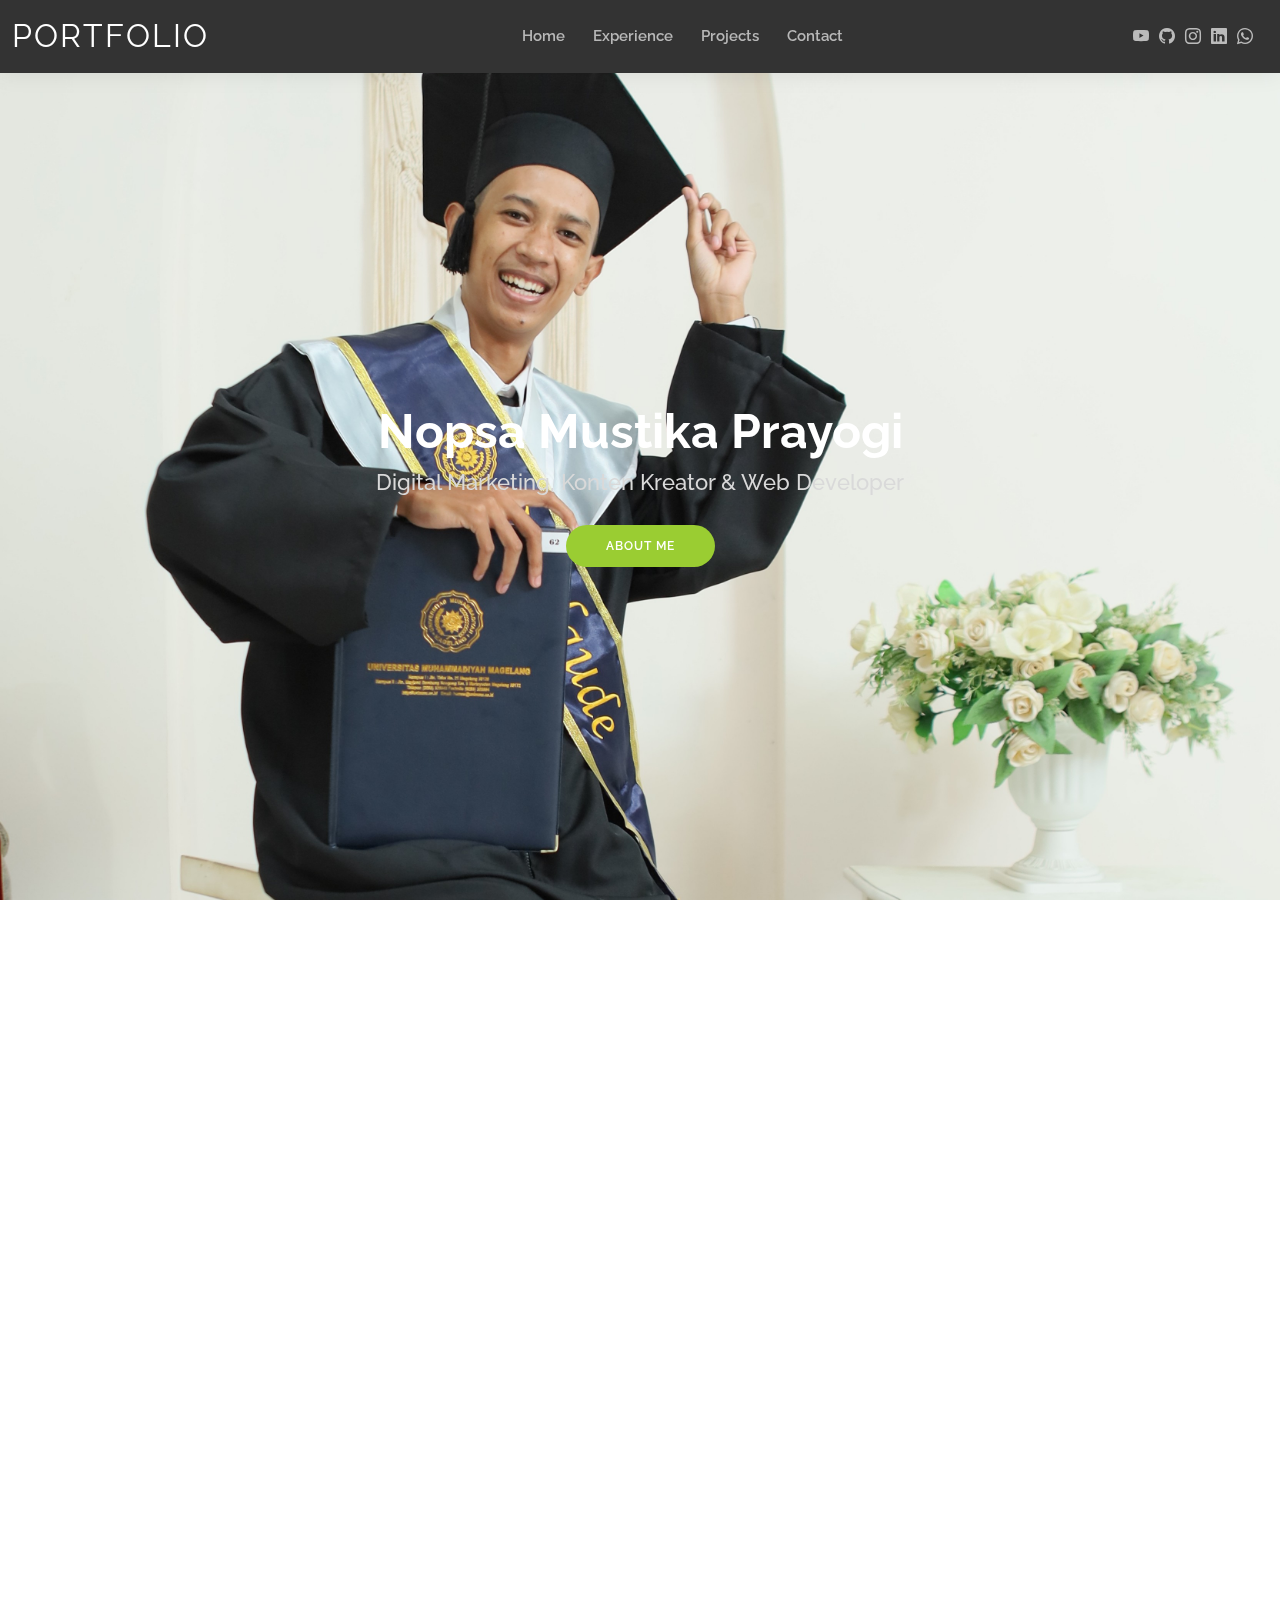
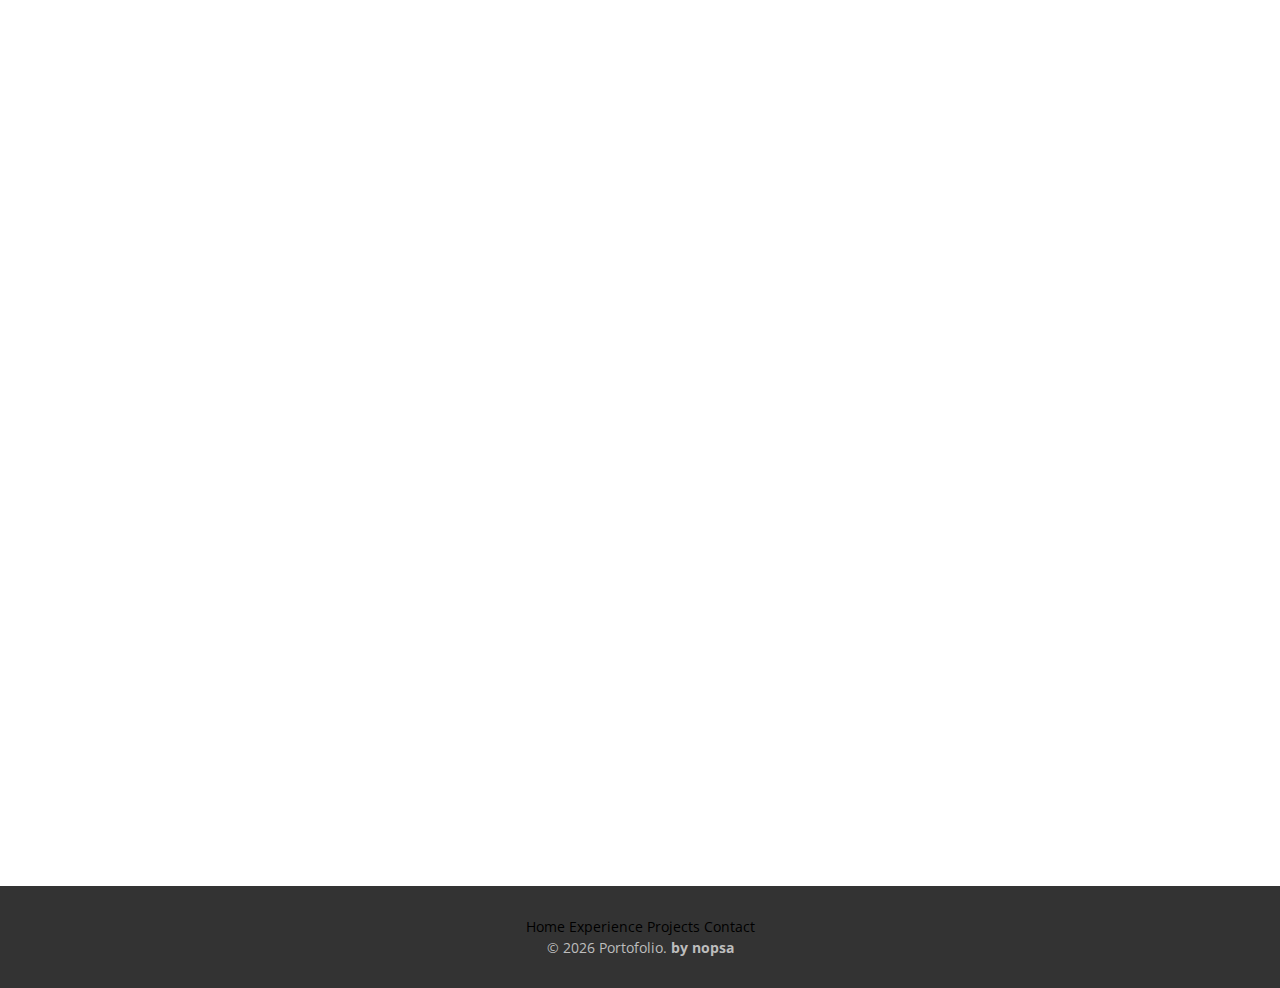
<file: index.html>
<!DOCTYPE html>
<html lang="en">

<head>
  <meta charset="utf-8">
  <meta content="width=device-width, initial-scale=1.0" name="viewport">
  <title>Portfolio Nopsa Mustika Prayogi</title>

  <!-- Icon -->
  <link href="assets/img/icon.png" rel="icon">
  <link href="assets/img/icon.png" rel="apple-touch-icon">

  <!-- Google Fonts -->
  <link href="https://fonts.googleapis.com/css?family=Open+Sans:300,300i,400,400i,600,600i,700,700i|Raleway:300,300i,400,400i,500,500i,600,600i,700,700i|Poppins:300,300i,400,400i,500,500i,600,600i,700,700i" rel="stylesheet">

  <!-- Vendor CSS Files -->
  <link href="assets/vendor/aos/aos.css" rel="stylesheet">
  <link href="assets/vendor/bootstrap/css/bootstrap.min.css" rel="stylesheet">
  <link href="assets/vendor/bootstrap-icons/bootstrap-icons.css" rel="stylesheet">
  <link href="assets/vendor/boxicons/css/boxicons.min.css" rel="stylesheet">
  <link href="assets/vendor/glightbox/css/glightbox.min.css" rel="stylesheet">
  <link href="assets/vendor/swiper/swiper-bundle.min.css" rel="stylesheet">
  <link href="assets/css/style.css" rel="stylesheet">

</head>

<body>

  <!-- ======= Header ======= -->
  <header id="header" class="fixed-top">
    <div class="container-fluid d-flex justify-content-between align-items-center">

      <h1 class="logo me-auto me-lg-0"><a href="index.html">Portfolio</a></h1>

      <!-- <a href="index.html" class="logo"><img src="assets/img/logo.png" alt="" class="img-fluid"></a>-->

      <nav id="navbar" class="navbar order-last order-lg-0">
        <ul>
          <li><a href="index.html">Home</a></li>
          <li><a href="resume.html">Experience</a></li>
          <li><a href="project.html">Projects</a></li>
          <li><a href="contact.html">Contact</a></li>
        </ul>
        <i class="bi bi-list mobile-nav-toggle"></i>
      </nav>

      <div class="header-social-links">
        <a href="channel_yt.html" class="bi bi-youtube"></></a>
        <a href="https://github.com/nopsamustika" class="bi bi-github"></i></a>
        <a href="instagram.html" class="bi bi-instagram"></i></a>
        <a href="https://www.linkedin.com/in/nopsa-mustika-prayogi-80b2112a4/" class="bi bi-linkedin"></i></i></a>
        <a href="https://wa.me/0895375704586?text=I'm%20Hallo%20Nopsa%20Mustika%20Prayogi%20Saya%20Mendapatkan%20Nomor%20Anda%20Dari%20Website" class="bi bi-whatsapp"></i></i></a>
      </div>

    </div>

  </header><!-- End Header -->

  <!-- ======= Hero Section ======= -->
  <section id="hero" class="d-flex align-items-center">
    <div class="container d-flex flex-column align-items-center" data-aos="zoom-in" data-aos-delay="100">
      <h1>Nopsa Mustika Prayogi</h1>
      <h2>Digital Marketing, Konten Kreator & Web Developer</h2>
      <a href="https://nopsamustika.blogspot.com/" class="btn-about">About Me</a>
    </div>
  </section><!-- End Hero -->

  <main id="main">

    <!-- ======= About Section ======= -->
    <section id="about" class="about">
      <div class="container" data-aos="fade-up">

       

        <div class="row">
          <div class="col-lg-4">
            <img src="assets/img/Pas Foto.jpeg" class="img-fluid" alt="">
          </div>
          <div class="col-lg-8 pt-4 pt-lg-0 content">
            
            <h3>NOPSA MUSTIKA PRAYOGI</h3>
            <p class="fst-italic">
              "Jika diammu bijak, maka diamlah. Tapi jika diammu diinjak, maka bertindaklah!"
            </p>
            <div class="row">
              <div class="col-lg-6">
                <ul>
                  <li><i class="bi bi-rounded-right"></i> <strong>Nama:</strong> Nopsa Mustika Prayogi</li>
                  <li><i class="bi bi-rounded-right"></i> <strong>Tanggal Lahir:</strong> 17 November 2001</li>
                  <li><i class="bi bi-rounded-right"></i> <strong>Nomor:</strong> +6289 53757 04586</li>
                  <li><i class="bi bi-rounded-right"></i> <strong>Alamat:</strong> Jawa Tengah, Purworejo</li>
                </ul>
              </div>
              <div class="col-lg-6">
                <ul>
                  <li><i class="bi bi-rounded-right"></i> <strong>Umur:</strong> 24</li>
                  <li><i class="bi bi-rounded-right"></i> <strong>Negara:</strong> Indonesia</li>
                  <li><i class="bi bi-rounded-right"></i> <strong>Email:</strong> nopsamustika4@gmail.com</li>
                  <li><i class="bi bi-rounded-right"></i> <strong>Freelance:</strong> Tersedia</li>
                </ul>
              </div>
            </div>
          </div>
        </div>
        <div class="section-title">
          <h2>Tentang Saya</h2>
          <p style="text-align: justify;">
            Halo! Saya Nopsa Mustika Prayogi, seorang konten kreator, desainer UI/UX, data analyst, dan web developer yang berpengalaman di berbagai platform digital. 
            Saya menguasai pembuatan desain UI/UX untuk aplikasi mobile maupun web dengan fokus pada tampilan yang minimalis, modern, dan fungsional, 
            serta terampil dalam editing foto dan video. Dalam pengembangan web, saya mampu membangun website menggunakan HTML, CSS, JavaScript, PHP, 
            serta framework CodeIgniter (MVC), sekaligus memahami struktur sistem dan basis data. Selain itu, saya memiliki ketertarikan pada analisis data, 
            termasuk pengolahan dan penyajian data menggunakan Spreadsheet (Excel/Google Sheets) dan dasar SQL untuk menghasilkan informasi yang akurat sebagai pendukung pengambilan keputusan. 
            Setiap karya yang saya buat selalu menggabungkan estetika visual, fungsi sistem, dan pemanfaatan data secara optimal, dan saya terbuka untuk kolaborasi serta peluang kerja baru.
          </p>
        </div>
      </div>
    </section>
    <!-- End About Section -->

    <!-- ======= Testimonials Section ======= -->
    <section id="testimonials" class="testimonials">
      <div class="container" data-aos="fade-up">

        <div class="section-title">
          <h2>Sertifikat</h2>
          <p>Berikut adalah sertifikat yang saya miliki :</p>
        </div>

        <div class="testimonials-slider swiper" data-aos="fade-up" data-aos-delay="100">
          <div class="swiper-wrapper">

             <!-- Sertifikat 1 -->
            <div class="swiper-slide">
              <div class="testimonial-item">
                <img src="assets/img/sertifikat/Sertifikat Magang.jpeg" class="testimonial-img" alt="">
                <h3>Sertifikat</h3>
                <h4>Magang</h4>
                <p style="text-align: justify;">
                  <i class="bx bxs-quote-alt-left quote-icon-left"></i>
                  Melaksanakan kegiatan magang pada Bagian Umum Sekretariat Daerah Kabupaten Magelang 
                  terhitung sejak 12 September 2024 sampai dengan 18 November 2024, 
                  dengan tugas meliputi pelayanan publik, pengelolaan disposisi surat, 
                  pelayanan penomoran surat atas nama Bupati dan Sekretariat Daerah, pengarsipan surat, 
                  serta pengembangan aplikasi SIAP (Sistem Informasi Aplikasi Penomoran), 
                  dan memperoleh predikat “Sangat Baik.”
                  <i class="bx bxs-quote-alt-right quote-icon-right"></i>
                </p>
              </div>
            </div><!-- End testimonial item -->

            <!-- Sertifikat 2 -->
            <div class="swiper-slide">
              <div class="testimonial-item">
                <img src="assets/img/sertifikat/Gamelab.jpeg" class="testimonial-img" alt="">
                <h3>Sertifikat</h3>
                <h4>Kelulusan</h4>
                <p style="text-align: justify;">
                  <i class="bx bxs-quote-alt-left quote-icon-left"></i>
                  Melaksanakan kegiatan program peningkatan kompetensi dalam bidang pengembangan web 
                  melalui kelas “HTML, CSS, dan JavaScript” yang diselenggarakan oleh Gamelab Indonesia. 
                  Selama mengikuti program ini, berhasil menyelesaikan seluruh materi dan tugas yang diberikan 
                  dengan perolehan nilai 80, serta dinyatakan lulus dengan hasil yang memuaskan.
                  <i class="bx bxs-quote-alt-right quote-icon-right"></i>
                </p>
              </div>
            </div><!-- End testimonial item -->

            <!-- Sertifikat 3 -->
            <div class="swiper-slide">
              <div class="testimonial-item">
                <img src="assets/img/sertifikat/sertifikat digital.png" class="testimonial-img" alt="">
                <h3>Sertifikat</h3>
                <h4>Sebagai Peserta</h4>
                <p style="text-align: justify;">
                  <i class="bx bxs-quote-alt-left quote-icon-left"></i>
                  Melaksanakan kegiatan program pelatihan online dengan tema 
                  “Berinteraksi Secara Efektif dengan Pelanggan Melalui Konten Marketing” 
                  pada tanggal 2 September 2021, dengan durasi pelatihan selama 1 jam, 
                  yang diselenggarakan oleh Gapura Digital.
                  <i class="bx bxs-quote-alt-right quote-icon-right"></i>
                </p>
              </div>
            </div><!-- End testimonial item -->

            <!-- Sertifikat 4 -->
            <div class="swiper-slide">
              <div class="testimonial-item">
                <img src="assets/img/sertifikat/Ecentrum.jpeg" class="testimonial-img" alt="">
                <h3>Sertifikat</h3>
                <h4>Sebagai Peserta</h4>
                <p style="text-align: justify;">
                  <i class="bx bxs-quote-alt-left quote-icon-left"></i>
                  Melaksanakan kegiatan program pelatihan dalam bidang Junior Web Developer yang diselenggarakan oleh Ecentrum 
                  pada tanggal 29 Agustus 2025. Pada program ini, saya mengikuti rangkaian materi serta praktik 
                  yang berfokus pada pengembangan dasar aplikasi web, dengan tujuan meningkatkan kompetensi dan pemahaman saya 
                  dalam dunia pemrograman. Pelatihan ini menjadi salah satu langkah penting dalam memperkuat kemampuan teknis dan 
                  kesiapan saya di bidang pengembangan web.
                  <i class="bx bxs-quote-alt-right quote-icon-right"></i>
                </p>
              </div>
            </div><!-- End testimonial item -->

            <!-- Sertifikat 5 -->
            <div class="swiper-slide">
              <div class="testimonial-item">
                <img src="assets/img/sertifikat/CCNAv7.jpeg" class="testimonial-img" alt="">
                <h3>Sertifikat</h3>
                <h4>Sebagai Peserta</h4>
                <p style="text-align: justify;">
                  <i class="bx bxs-quote-alt-left quote-icon-left"></i>
                  Telah menyelesaikan pelatihan CCNAv7: Introduction to Networks melalui program Cisco Networking Academy. 
                  Pelatihan ini berfokus pada pengenalan konsep dasar jaringan komputer, termasuk prinsip kerja jaringan, 
                  perangkat jaringan, konfigurasi dasar, serta pemahaman mengenai infrastruktur dan protokol 
                  yang digunakan dalam komunikasi data. Sertifikat ini saya peroleh pada tanggal 06 Februari 2023 
                  sebagai bukti kompetensi dan pemahaman saya dalam bidang jaringan komputer tingkat dasar.
                  <i class="bx bxs-quote-alt-right quote-icon-right"></i>
                </p>
              </div>
            </div><!-- End testimonial item -->

            <!-- Sertifikat 6 -->
            <div class="swiper-slide">
              <div class="testimonial-item">
                <img src="assets/img/sertifikat/Sertifikat Flutter.jpeg" class="testimonial-img" alt="">
                <h3>Sertifikat</h3>
                <h4>Sebagai Peserta</h4>
                <p style="text-align: justify;">
                  <i class="bx bxs-quote-alt-left quote-icon-left"></i>
                  One Day with Flutter: Introduction to Dart Programming yang diselenggarakan oleh Edspert.id 
                  sebagai bentuk partisipasi dalam kegiatan webinar pengenalan dasar pengembangan aplikasi menggunakan bahasa pemrograman Dart dan framework Flutter. 
                  Pelatihan yang dilaksanakan pada 21 Maret 2023 ini memberikan pemahaman mengenai konsep dasar Flutter, struktur penulisan kode Dart, 
                  serta penerapannya dalam membangun antarmuka aplikasi secara efisien. Sertifikat ini dikeluarkan pada 27 Maret 2023 
                  sebagai bukti bahwa saya telah mengikuti kegiatan tersebut dan memahami materi pengantar pengembangan aplikasi berbasis Flutter.
                  <i class="bx bxs-quote-alt-right quote-icon-right"></i>
                </p>
              </div>
            </div><!-- End testimonial item -->

            <!-- Sertifikat 7 -->
            <div class="swiper-slide">
              <div class="testimonial-item">
                <img src="assets/img/sertifikat/Certificate Of Attendance.jpeg" class="testimonial-img" alt="">
                <h3>Sertifikat</h3>
                <h4>Sebagai Peserta</h4>
                <p>
                  <i class="bx bxs-quote-alt-left quote-icon-left"></i>
                  Program First Look Certified Cybersecurity Technician yang diselenggarakan oleh EC-Council bekerja sama dengan PT Synnex Metrodata Indonesia 
                  sebagai langkah awal dalam memahami dasar-dasar keamanan siber. Pelatihan ini memberikan wawasan mengenai konsep fundamental cybersecurity, 
                  pengenalan ancaman digital, serta teknik dasar perlindungan sistem yang relevan untuk memulai karier di bidang keamanan informasi. 
                  Kegiatan ini dilaksanakan pada 12 Juni 2024, dan sertifikat diberikan sebagai bukti bahwa saya telah berpartisipasi 
                  serta memahami materi pengantar terkait peran teknisi cybersecurity.
                  <i class="bx bxs-quote-alt-right quote-icon-right"></i>
                </p>
              </div>
            </div><!-- End testimonial item -->

            <!-- Sertifikat 8 -->
                        <div class="swiper-slide">
              <div class="testimonial-item">
                <img src="assets/img/sertifikat/xcode.jpeg" class="testimonial-img" alt="">
                <h3>Sertifikat</h3>
                <h4>Sebagai Peserta</h4>
                <p>
                  <i class="bx bxs-quote-alt-left quote-icon-left"></i>
                  Dalam menyelesaikan Seminar 'From Zero to Multi-Cloud HA Cluster: Bangun Private Cloud Canggih & Tangguh' 
                  yang diselenggarakan oleh XCODE pada tanggal 30 Agustus 2025 di Yogyakarta. Materi yang saya kuasai dalam seminar ini 
                  meliputi implementasi LXD, Ceph, OVN, HAProxy (dengan konfigurasi Round Robin, Health Check, Failover), Multi Reverse Proxy, 
                  dan konfigurasi DNS Failover dengan Cloudflare.
                  <i class="bx bxs-quote-alt-right quote-icon-right"></i>
                </p>
              </div>
            </div><!-- End testimonial item -->

            <!-- Sertifikat 9 -->
                        <div class="swiper-slide">
              <div class="testimonial-item">
                <img src="assets/img/sertifikat/Partisipasi.jpeg" class="testimonial-img" alt="">
                <h3>Sertifikat</h3>
                <h4>Sebagai Peserta</h4>
                <p>
                  <i class="bx bxs-quote-alt-left quote-icon-left"></i>
                  Pada acara 3rd Borobudur International Symposium (BIS) 2021 
                  yang diselenggarakan oleh Universitas Muhammadiyah Magelang. Simposium ini mengangkat tema utama: 
                  'Decade of Action towards Environmental Issues: Advancing the Innovation to Recover our Planet', 
                  dan dilaksanakan pada tanggal 15 Desember 2021 di Magelang.
                  <i class="bx bxs-quote-alt-right quote-icon-right"></i>
                  <i class="bx bxs-quote-alt-right quote-icon-right"></i>
                </p>
              </div>
            </div>
            <!-- End testimonial item -->

             <!-- Sertifikat 10 -->
                        <div class="swiper-slide">
              <div class="testimonial-item">
                <img src="assets/img/sertifikat/Sertifikat Kuliah Umum.jpeg" class="testimonial-img" alt="">
                <h3>Sertifikat</h3>
                <h4>Sebagai Peserta</h4>
                <p>
                  <i class="bx bxs-quote-alt-left quote-icon-left"></i>
                  Melaksankan kegiatan Kuliah Umum 'Blockchain, BigData, AI for New Era of Technology' 
                  yang diselenggarakan oleh Fakultas Teknik Universitas Muhammadiyah Magelang. 
                  Acara ini memberikan wawasan mengenai teknologi terkini (Blockchain, Big Data, dan Kecerdasan Buatan/AI) 
                  dan peranannya di era teknologi baru, yang dilaksanakan pada tanggal 9 Juni 2022.
                  <i class="bx bxs-quote-alt-right quote-icon-right"></i>
                  <i class="bx bxs-quote-alt-right quote-icon-right"></i>
                </p>
              </div>
            </div>
            <!-- End testimonial item -->

             <!-- Sertifikat 11 -->
                        <div class="swiper-slide">
              <div class="testimonial-item">
                <img src="assets/img/sertifikat/Sertifikat Peserta.jpeg" class="testimonial-img" alt="">
                <h3>Sertifikat</h3>
                <h4>Sebagai Peserta</h4>
                <p>
                  <i class="bx bxs-quote-alt-left quote-icon-left"></i>
                  Seminar Nasional Fakultas Teknik dengan tema 'IMPLEMENTASI KEMAJUAN TEKNOLOGI INDUSTRI 4.0'. 
                  Seminar ini diselenggarakan oleh ORMAWA Fakultas Teknik Universitas Muhammadiyah Magelang 
                  pada tanggal 09 Juni 2024, memberikan wawasan tentang penerapan teknologi canggih dalam konteks Revolusi Industri 4.0.
                  <i class="bx bxs-quote-alt-right quote-icon-right"></i>
                  <i class="bx bxs-quote-alt-right quote-icon-right"></i>
                </p>
              </div>
            </div>
            <!-- End testimonial item -->

            <!-- Sertifikat 12 -->
                        <div class="swiper-slide">
              <div class="testimonial-item">
                <img src="assets/img/sertifikat/Penghargaan.jpeg" class="testimonial-img" alt="">
                <h3>Sertifikat</h3>
                <h4>Penghargaan</h4>
                <p>
                  <i class="bx bxs-quote-alt-left quote-icon-left"></i>
                  Telah menyelesaikan jenjang Strata Satu pada Program Studi Teknik Informatika 
                  Fakultas Teknik Universitas Muhammdiyah Magelang dengan predikat "CUMLAUDE".
                  <i class="bx bxs-quote-alt-right quote-icon-right"></i>
                  <i class="bx bxs-quote-alt-right quote-icon-right"></i>
                </p>
              </div>
            </div>
            <!-- End testimonial item -->

          </div>
          <div class="swiper-pagination"></div>
        </div>

      </div>
    </section><!-- End Testimonials Section -->

  </main><!-- End #main -->

  <main id="main">

    <!-- ======= Services Section ======= -->
    <section id="services" class="services">
      <div class="container" data-aos="fade-up">

        <div class="section-title">
          <h2>Skill</h2>
          <p>Saya memiliki beberapa keahlian di beberapa bidang, antara lain sebagai berikut:</p>
        </div>

        <div class="row">
          <div class="col-lg-4 col-md-6 d-flex align-items-stretch" data-aos="zoom-in" data-aos-delay="100">
            <div class="icon-box iconbox-blue">
              <div class="icon">
                <svg width="100" height="100" viewBox="0 0 600 600" xmlns="http://www.w3.org/2000/svg">
                  <path stroke="none" stroke-width="0" fill="#f5f5f5" d="M300,521.0016835830174C376.1290562159157,517.8887921683347,466.0731472004068,529.7835943286574,510.70327084640275,468.03025145048787C554.3714126377745,407.6079735673963,508.03601936045806,328.9844924480964,491.2728898941984,256.3432110539036C474.5976632858925,184.082847569629,479.9380746630129,96.60480741107993,416.23090153303,58.64404602377083C348.86323505073057,18.502131276798302,261.93793281208167,40.57373210992963,193.5410806939664,78.93577620505333C130.42746243093433,114.334589627462,98.30271207620316,179.96522072025542,76.75703585869454,249.04625023123273C51.97151888228291,328.5150500222984,13.704378332031375,421.85034740162234,66.52175969318436,486.19268352777647C119.04800174914682,550.1803526380478,217.28368757567262,524.383925680826,300,521.0016835830174"></path>
                </svg>
                <i class="bx bx-devices"></i>
              </div>
              <h4><a href="">UI/UX mobile dan Web</a></h4>
              <p>Memiliki kemampuan dalam merancang antarmuka (UI) dan pengalaman pengguna (UX) 
                untuk aplikasi mobile maupun website. Terampil membuat desain yang modern, minimalis, 
                mudah digunakan, serta berfokus pada kenyamanan dan kebutuhan pengguna. 
                Setiap desain yang dibuat mengutamakan konsistensi visual, alur interaksi yang jelas, 
                dan fungsionalitas yang efektif.</p>
            </div>
          </div>

          <div class="col-lg-4 col-md-6 d-flex align-items-stretch mt-4 mt-md-0" data-aos="zoom-in" data-aos-delay="200">
            <div class="icon-box iconbox-orange ">
              <div class="icon">
                <svg width="100" height="100" viewBox="0 0 600 600" xmlns="http://www.w3.org/2000/svg">
                  <path stroke="none" stroke-width="0" fill="#f5f5f5" d="M300,582.0697525312426C382.5290701553225,586.8405444964366,449.9789794690241,525.3245884688669,502.5850820975895,461.55621195738473C556.606425686781,396.0723002908107,615.8543463187945,314.28637112970534,586.6730223649479,234.56875336149918C558.9533121215079,158.8439757836574,454.9685369536778,164.00468322053177,381.49747125262974,130.76875717737553C312.15926192815925,99.40240125094834,248.97055460311594,18.661163978235184,179.8680185752513,50.54337015887873C110.5421016452524,82.52863877960104,119.82277516462835,180.83849132639028,109.12597500060166,256.43424936330496C100.08760227029461,320.3096726198365,92.17705696193138,384.0621239912766,124.79988738764834,439.7174275375508C164.83382741302287,508.01625554203684,220.96474134820875,577.5009287672846,300,582.0697525312426"></path>
                </svg>
                <i class="bx bx-pencil"></i>
              </div>
              <h4><a href="">Editing</a></h4>
              <p>Memiliki kemampuan untuk mengolah dan memperbaiki foto, video, dan fotografi, 
                menggunakan perangkat lunak editing, seperti PixelLab, Picsart, Capcut, Background Eraser, 
                Kinemaster, Canva, agar sesuai dengan tujuan dan standar kualitas yang diinginkan.</p>
            </div>
          </div>

          <div class="col-lg-4 col-md-6 d-flex align-items-stretch mt-4 mt-lg-0" data-aos="zoom-in" data-aos-delay="300">
            <div class="icon-box iconbox-pink">
              <div class="icon">
                <svg width="100" height="100" viewBox="0 0 600 600" xmlns="http://www.w3.org/2000/svg">
                  <path stroke="none" stroke-width="0" fill="#f5f5f5" d="M300,541.5067337569781C382.14930387511276,545.0595476570109,479.8736841581634,548.3450877840088,526.4010558755058,480.5488172755941C571.5218469581645,414.80211281144784,517.5187510058486,332.0715597781072,496.52539010469104,255.14436215662573C477.37192572678356,184.95920475031193,473.57363656557914,105.61284051026155,413.0603344069578,65.22779650032875C343.27470386102294,18.654635553484475,251.2091493199835,5.337323636656869,175.0934190732945,40.62881213300186C97.87086631185822,76.43348514350839,51.98124368387456,156.15599469081315,36.44837278890362,239.84606092416172C21.716077023791087,319.22268207091537,43.775223500013084,401.1760424656574,96.891909868211,461.97329694683043C147.22146801428983,519.5804099606455,223.5754009179313,538.201503339737,300,541.5067337569781"></path>
                </svg>
                <i class="bx bx-desktop"></i>
              </div>
              <h4><a href="">Komputer</a></h4>
              <p>Menguasai penggunaan Microsoft Office, termasuk Word untuk pengolahan dokumen, 
                Excel untuk pengelolaan data dan perhitungan, serta PowerPoint untuk pembuatan presentasi yang informatif 
                dan menarik. Mampu menggunakan fitur-fitur utama secara efektif untuk mendukung kebutuhan administrasi, analisis, maupun pembuatan materi visual.</p>
            </div>
          </div>

          <div class="col-lg-4 col-md-6 d-flex align-items-stretch mt-4" data-aos="zoom-in" data-aos-delay="100">
            <div class="icon-box iconbox-yellow">
              <div class="icon">
                <svg width="100" height="100" viewBox="0 0 600 600" xmlns="http://www.w3.org/2000/svg">
                  <path stroke="none" stroke-width="0" fill="#f5f5f5" d="M300,503.46388370962813C374.79870501325706,506.71871716319447,464.8034551963731,527.1746412648533,510.4981551193396,467.86667711651364C555.9287308511215,408.9015244558933,512.6030010748507,327.5744911775523,490.211057578863,256.5855673507754C471.097692560561,195.9906835881958,447.69079081568157,138.11976852964426,395.19560036434837,102.3242989838813C329.3053358748298,57.3949838291264,248.02791733380457,8.279543830951368,175.87071277845988,42.242879143198664C103.41431057327972,76.34704239035025,93.79494320519305,170.9812938413882,81.28167332365135,250.07896920659033C70.17666984294237,320.27484674793965,64.84698225790005,396.69656628748305,111.28512138212992,450.4950937839243C156.20124167950087,502.5303643271138,231.32542653798444,500.4755392045468,300,503.46388370962813"></path>
                </svg>
                <i class="bx bx-layer"></i>
              </div>
              <h4><a href="">Manajemen Proyek</a></h4>
              <p>Memiliki kemampuan dalam merencanakan, mengorganisasi, dan mengelola proyek secara efektif. 
                Terampil mengatur alur kerja, menetapkan prioritas, berkoordinasi dengan tim, serta memastikan setiap tugas selesai tepat waktu. 
                Mampu menjaga komunikasi yang jelas, memonitor perkembangan proyek, dan menyelesaikan pekerjaan sesuai target yang telah ditetapkan.</p>
            </div>
          </div>

          <div class="col-lg-4 col-md-6 d-flex align-items-stretch mt-4" data-aos="zoom-in" data-aos-delay="200">
            <div class="icon-box iconbox-red">
              <div class="icon">
                <svg width="100" height="100" viewBox="0 0 600 600" xmlns="http://www.w3.org/2000/svg">
                  <path stroke="none" stroke-width="0" fill="#f5f5f5" d="M300,532.3542879108572C369.38199826031484,532.3153073249985,429.10787420159085,491.63046689027357,474.5244479745417,439.17860296908856C522.8885846962883,383.3225815378663,569.1668002868075,314.3205725914397,550.7432151929288,242.7694973846089C532.6665558377875,172.5657663291529,456.2379748765914,142.6223662098291,390.3689995646985,112.34683881706744C326.66090330228417,83.06452184765237,258.84405631176094,53.51806209861945,193.32584062364296,78.48882559362697C121.61183558270385,105.82097193414197,62.805066853699245,167.19869350419734,48.57481801355237,242.6138429142374C34.843463184063346,315.3850353017275,76.69343916112496,383.4422959591041,125.22947124332185,439.3748458443577C170.7312796277747,491.8107796887764,230.57421082200815,532.3932930995766,300,532.3542879108572"></path>
                </svg>
                <i class="bx bx-trending-up"></i>
              </div>
              <h4><a href="">Digital Marketing</a></h4>
              <p>Memiliki kemampuan dalam merancang dan menjalankan strategi pemasaran digital 
                untuk meningkatkan visibilitas dan engagement brand. Terampil dalam pembuatan konten, pengelolaan media sosial, 
                optimasi algoritma, serta analisis performa kampanye. Mampu memahami kebutuhan audiens, 
                membuat materi promosi yang relevan, dan memaksimalkan jangkauan melalui pendekatan kreatif dan berbasis data.</p>
            </div>
          </div>

          <div class="col-lg-4 col-md-6 d-flex align-items-stretch mt-4" data-aos="zoom-in" data-aos-delay="300">
            <div class="icon-box iconbox-teal">
              <div class="icon">
                <svg width="100" height="100" viewBox="0 0 600 600" xmlns="http://www.w3.org/2000/svg">
                  <path stroke="none" stroke-width="0" fill="#f5f5f5" d="M300,566.797414625762C385.7384707136149,576.1784315230908,478.7894351017131,552.8928747891023,531.9192734346935,484.94944893311C584.6109503024035,417.5663521118492,582.489472248146,322.67544863468447,553.9536738515405,242.03673114598146C529.1557734026468,171.96086150256528,465.24506316201064,127.66468636344209,395.9583748389544,100.7403814666027C334.2173773831606,76.7482773500951,269.4350130405921,84.62216499799875,207.1952322260088,107.2889140133804C132.92018162631612,134.33871894543012,41.79353780512637,160.00259165414826,22.644507872594943,236.69541883565114C3.319112789854554,314.0945973066697,72.72355303640163,379.243833228382,124.04198916343866,440.3218312028393C172.9286146004772,498.5055451809895,224.45579914871206,558.5317968840102,300,566.797414625762"></path>
                </svg>
                <i class="bx bx-video"></i>
              </div>
              <h4><a href="">Konten kreator</a></h4>
              <p>Memiliki kemampuan dalam membuat dan mengembangkan konten kreatif untuk berbagai platform media sosial. 
                Terampil menghasilkan foto, video, dan materi visual yang menarik serta relevan dengan kebutuhan audiens. 
                Mampu merancang konsep, melakukan proses produksi dan editing, serta mengoptimalkan konten agar lebih efektif 
                dalam meningkatkan engagement dan membangun citra brand.</p>
            </div>
          </div>

        </div>

      </div>
    </section><!-- End Services Section -->

  </main><!-- End #main -->

  <!-- ======= Footer ======= -->
   <footer id="footer">
    <div class="container">
        <div class="menu">
            <a href="index.html">Home</a>
            <a href="resume.html">Experience</a>
            <a href="project.html">Projects</a>
            <a href="contact.html">Contact</a>
        </div>
        <div class="copyright"> 
            &copy; <script> document.write(new Date().getFullYear()); </script>
            Portofolio.
            <strong><span>by nopsa</span></strong>
        </div>
    </div>
</footer>

  <div class="preload-bg">
    <img src="assets/loading.gif" alt="Loading">
  </div>

  <!-- Vendor JS Files -->
  <script src="assets/vendor/purecounter/purecounter_vanilla.js"></script>
  <script src="assets/vendor/aos/aos.js"></script>
  <script src="assets/vendor/bootstrap/js/bootstrap.bundle.min.js"></script>
  <script src="assets/vendor/glightbox/js/glightbox.min.js"></script>
  <script src="assets/vendor/isotope-layout/isotope.pkgd.min.js"></script>
  <script src="assets/vendor/swiper/swiper-bundle.min.js"></script>
  <script src="assets/vendor/waypoints/noframework.waypoints.js"></script>
  <script src="assets/vendor/php-email-form/validate.js"></script>
  <script src="assets/js/main.js"></script>

</body>

</html>
</file>
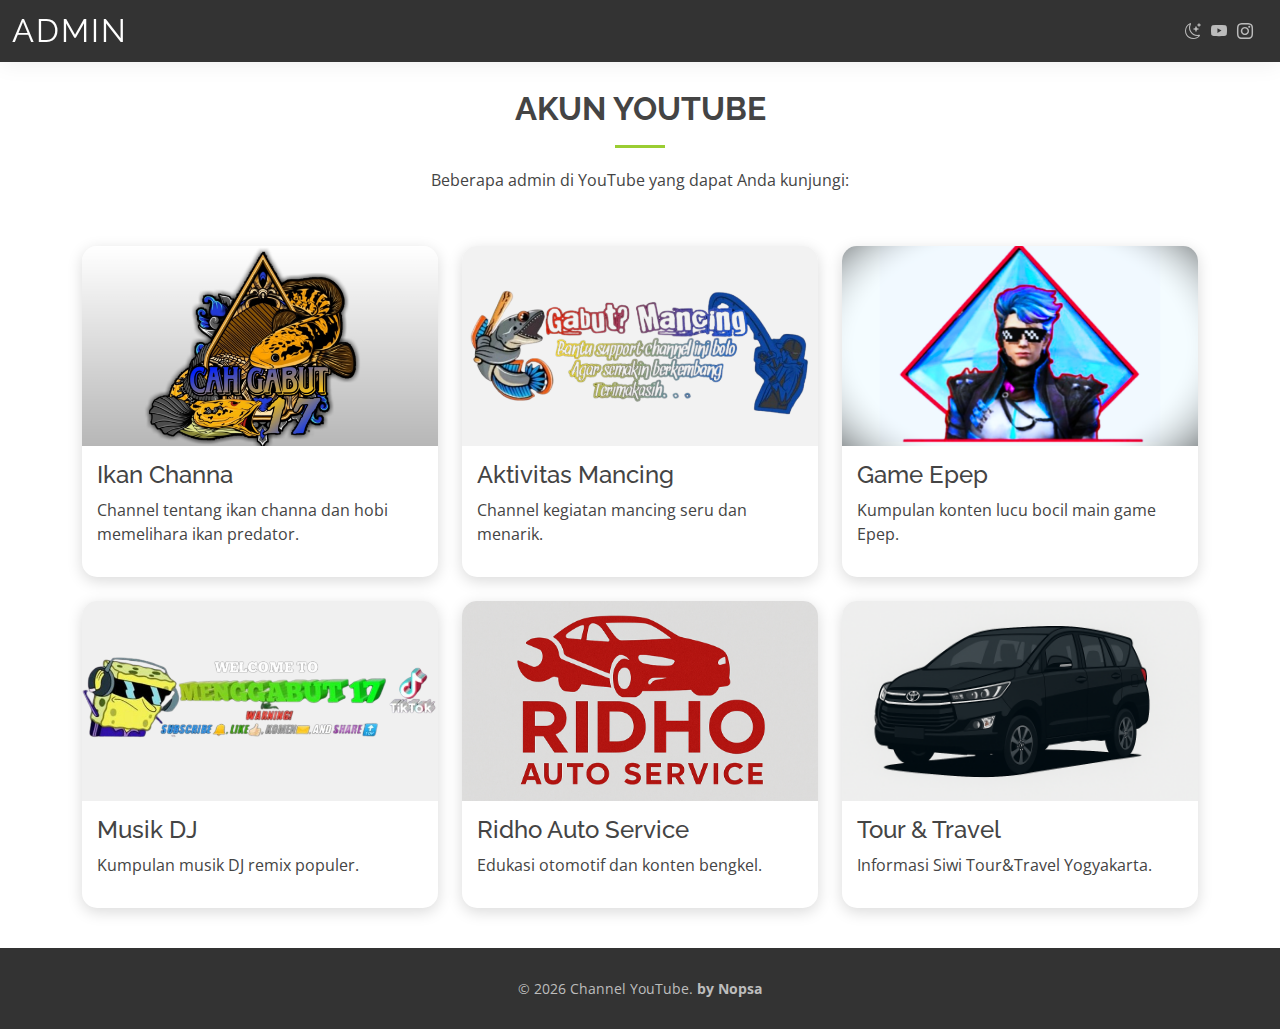
<file: channel_yt.html>
<!DOCTYPE html>
<html lang="en">

<head>
  <meta charset="utf-8">
  <meta content="width=device-width, initial-scale=1.0" name="viewport">
  <title>YouTube Channels - Nopsa</title>

  <!-- Icon -->
  <link href="assets/img/icon.png" rel="icon">
  <link href="assets/img/icon.png" rel="apple-touch-icon">

  <!-- Google Fonts -->
  <link href="https://fonts.googleapis.com/css?family=Open+Sans:300,400,600,700|Raleway:300,400,500,600,700|Poppins:300,400,500,600,700" rel="stylesheet">

  <!-- Vendor CSS -->
  <link href="assets/vendor/aos/aos.css" rel="stylesheet">
  <link href="assets/vendor/bootstrap/css/bootstrap.min.css" rel="stylesheet">
  <link href="assets/vendor/bootstrap-icons/bootstrap-icons.css" rel="stylesheet">

  <!-- Main CSS -->
  <link href="assets/css/style.css" rel="stylesheet">

  <!-- CUSTOM DARK MODE + CARD MODERN -->
  <style>
.channel-card {
  background: var(--card-bg);
  border-radius: 15px;
  overflow: hidden;
  box-shadow: 0 4px 15px rgba(0,0,0,0.15);
  transition: transform .3s ease, box-shadow .3s ease;
}

.channel-card:hover {
  transform: translateY(-6px);
  box-shadow: 0 8px 25px rgba(0,0,0,0.25);
}

.channel-card img {
  width: 100%;
  height: 200px;
  object-fit: cover;
}

.channel-info {
  padding: 15px;
}

:root {
  --card-bg: #ffffff;
  --text-color: #222;
}

.dark-mode {
  --card-bg: #1f1f1f;
  --text-color: #f5f5f5;
  background: #121212 !important;
  color: #f5f5f5 !important;
}

.dark-mode .channel-card {
  box-shadow: 0 4px 15px rgba(255,255,255,0.1);
}
</style>


</head>

<body>

  <!-- ======= Header ======= -->
  <header id="header" class="fixed-top">
    <div class="container-fluid d-flex justify-content-between align-items-center">

      <h1 class="logo me-auto me-lg-0"><a href="channel_yt.html">Admin</a></h1>

      <nav id="navbar" class="navbar order-last order-lg-0">
        <ul></ul>
        <i class="bi bi-list mobile-nav-toggle"></i>
      </nav>

      <div class="header-social-links">
        <a class="dark-toggle" onclick="toggleDarkMode()"> <i class="bi bi-moon-stars"></i></a>
        <a href="channel_yt.html" class="bi bi-youtube"></a>
        <a href="instagram.html" class="bi bi-instagram"></a>
      </div>

    </div>
  </header>
  <!-- End Header -->

  <main id="main">
  <div class="container mt-4">
    <div class="row g-4">

<p></p>
        <div class="section-title">
          <h2>Akun Youtube</h2>
          <p>Beberapa admin di YouTube yang dapat Anda kunjungi:</p>
        </div>

    <!-- CARD 1 -->
    <div class="col-lg-4 col-md-6">
      <div class="channel-card">
        <a href="https://www.youtube.com/@CAHGABUT17" target="_blank">
          <img src="assets/img/channel_yt/channa.jpeg" alt="Ikan Channa">
        </a>
        <div class="channel-info">
          <h4>Ikan Channa</h4>
          <p>Channel tentang ikan channa dan hobi memelihara ikan predator.</p>
        </div>
      </div>
    </div>

    <!-- CARD 2 -->
    <div class="col-lg-4 col-md-6">
      <div class="channel-card">
        <a href="https://www.youtube.com/@gabut_mancing." target="_blank">
          <img src="assets/img/channel_yt/mancing.png" alt="Aktivitas Mancing">
        </a>
        <div class="channel-info">
          <h4>Aktivitas Mancing</h4>
          <p>Channel kegiatan mancing seru dan menarik.</p>
        </div>
      </div>
    </div>

    <!-- CARD 3 -->
    <div class="col-lg-4 col-md-6">
      <div class="channel-card">
        <a href="https://www.youtube.com/@mustika_gaming" target="_blank">
          <img src="assets/img/channel_yt/bocil.png" alt="Game Epep">
        </a>
        <div class="channel-info">
          <h4>Game Epep</h4>
          <p>Kumpulan konten lucu bocil main game Epep.</p>
        </div>
      </div>
    </div>

    <!-- CARD 4 -->
    <div class="col-lg-4 col-md-6">
      <div class="channel-card">
        <a href="https://www.youtube.com/@menggabut17" target="_blank">
          <img src="assets/img/channel_yt/dj.png" alt="Musik DJ">
        </a>
        <div class="channel-info">
          <h4>Musik DJ</h4>
          <p>Kumpulan musik DJ remix populer.</p>
        </div>
      </div>
    </div>

    <!-- CARD 5 -->
    <div class="col-lg-4 col-md-6">
      <div class="channel-card">
        <a href="https://www.youtube.com" target="_blank">
          <img src="assets/img/channel_yt/bengkel.png" alt="Ridho Auto Service">
        </a>
        <div class="channel-info">
          <h4>Ridho Auto Service</h4>
          <p>Edukasi otomotif dan konten bengkel.</p>
        </div>
      </div>
    </div>

    <!-- CARD 6 -->
    <div class="col-lg-4 col-md-6">
      <div class="channel-card">
        <a href="https://www.youtube.com" target="_blank">
          <img src="assets/img/channel_yt/rental.png" alt="Rental Mobil">
        </a>
        <div class="channel-info">
          <h4>Tour & Travel</h4>
          <p>Informasi Siwi Tour&Travel Yogyakarta.</p>
        </div>
      </div>
    </div>

    <p></p>
  </div>
</div>


  </main>

  <!-- ======= Footer ======= -->
  <footer id="footer">
    <div class="container">
      <div class="copyright">
        &copy; <script>document.write(new Date().getFullYear());</script> Channel YouTube.
        <strong><span>by Nopsa</span></strong>
      </div>
    </div>
  </footer>

  <!-- Loading Animation -->
    <div class="preload-bg">
      <img src="assets/loading.gif" alt="Loading">
    </div>

  <!-- Scripts -->
  <script src="assets/vendor/aos/aos.js"></script>
  <script src="assets/vendor/bootstrap/js/bootstrap.bundle.min.js"></script>
  <script src="assets/js/main.js"></script>

  <script>
    function toggleDarkMode() {
      document.body.classList.toggle("dark-mode");
    }
  </script>

</body>
</html>
</file>
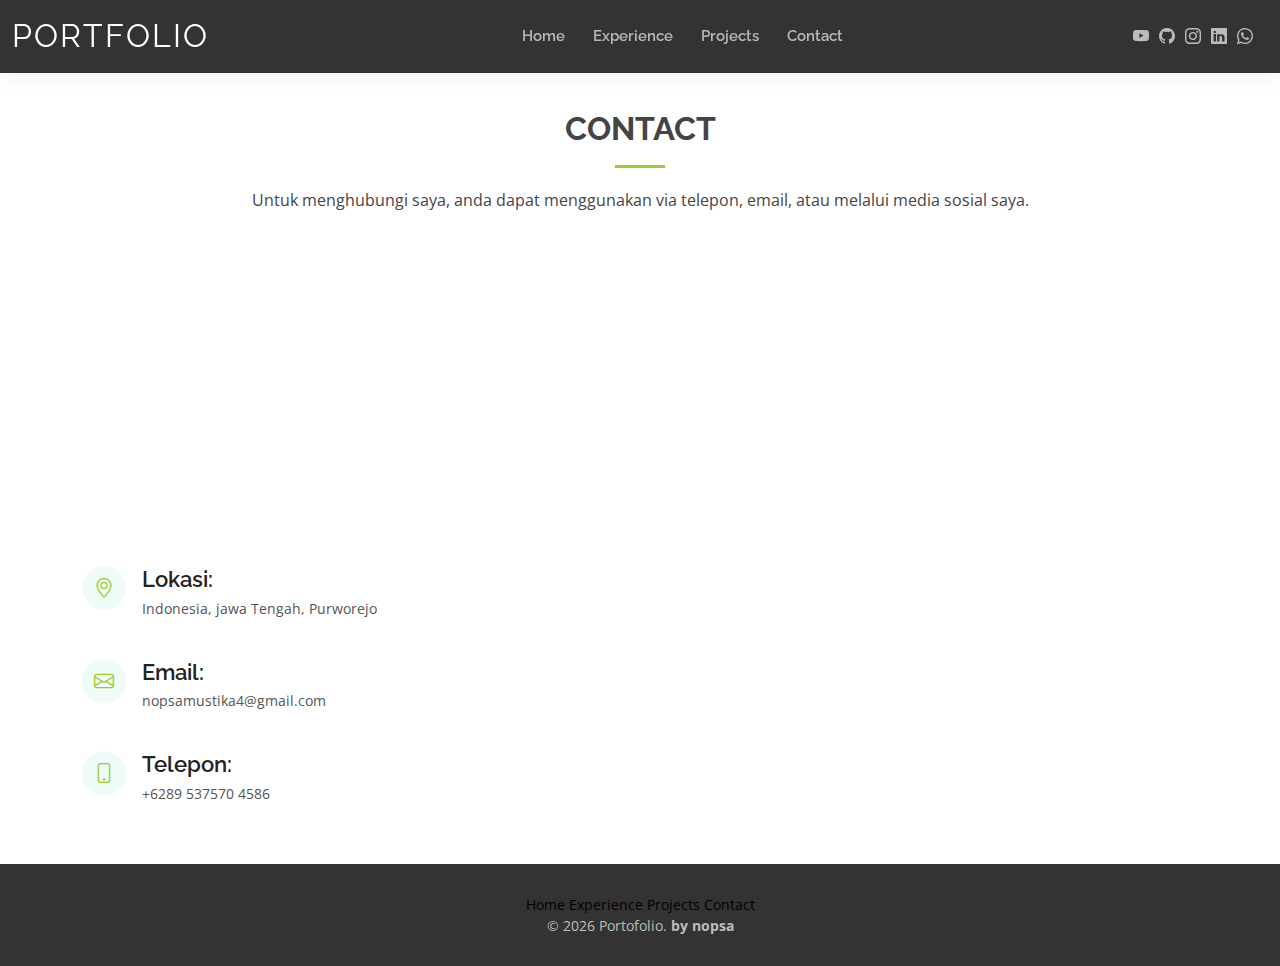
<file: contact.html>
<!DOCTYPE html>
<html lang="en">

<head>
  <meta charset="utf-8">
  <meta content="width=device-width, initial-scale=1.0" name="viewport">
  <title>Contact Nopsa Mustika Prayogi</title>

  <!-- Icon -->
  <link href="assets/img/icon.png" rel="icon">
  <link href="assets/img/icon.png" rel="apple-touch-icon">

  <!-- Google Fonts -->
  <link href="https://fonts.googleapis.com/css?family=Open+Sans:300,300i,400,400i,600,600i,700,700i|Raleway:300,300i,400,400i,500,500i,600,600i,700,700i|Poppins:300,300i,400,400i,500,500i,600,600i,700,700i" rel="stylesheet">

  <!-- Vendor CSS Files -->
  <link href="assets/vendor/aos/aos.css" rel="stylesheet">
  <link href="assets/vendor/bootstrap/css/bootstrap.min.css" rel="stylesheet">
  <link href="assets/vendor/bootstrap-icons/bootstrap-icons.css" rel="stylesheet">
  <link href="assets/vendor/boxicons/css/boxicons.min.css" rel="stylesheet">
  <link href="assets/vendor/glightbox/css/glightbox.min.css" rel="stylesheet">
  <link href="assets/vendor/swiper/swiper-bundle.min.css" rel="stylesheet">
  <link href="assets/css/style.css" rel="stylesheet">

</head>

<body>

  <!-- ======= Header ======= -->
  <header id="header" class="fixed-top">
    <div class="container-fluid d-flex justify-content-between align-items-center">

      <h1 class="logo me-auto me-lg-0"><a href="index.html">Portfolio</a></h1>

      <!-- <a href="index.html" class="logo"><img src="assets/img/logo.png" alt="" class="img-fluid"></a>-->

      <nav id="navbar" class="navbar order-last order-lg-0">
        <ul>
          <li><a href="index.html">Home</a></li>
          <li><a href="resume.html">Experience</a></li>
          <li><a href="project.html">Projects</a></li>
          <li><a href="contact.html">Contact</a></li>
        </ul>
        <i class="bi bi-list mobile-nav-toggle"></i>
      </nav>

      <div class="header-social-links">
        <a href="channel_yt.html" class="bi bi-youtube"></></a>
        <a href="https://github.com/nopsamustika" class="bi bi-github"></i></a>
        <a href="instagram.html" class="bi bi-instagram"></i></a>
        <a href="https://www.linkedin.com/in/nopsa-mustika-prayogi-80b2112a4/" class="bi bi-linkedin"></i></i></a>
        <a href="https://wa.me/0895375704586?text=I'm%20Hallo%20Nopsa%20Mustika%20Prayogi%20Saya%20Mendapatkan%20Nomor%20Anda%20Dari%20Website" class="bi bi-whatsapp"></i></i></a>
      </div>

    </div>

  </header><!-- End Header -->

  <main id="main">

    <!-- ======= Contact Section ======= -->
    <section id="contact" class="contact">
      <div class="container" data-aos="fade-up">

        <div class="section-title">
          <h2>Contact</h2>
          <p>Untuk menghubungi saya, anda dapat menggunakan via telepon, email, atau melalui media sosial saya.</p>
        </div>

        <div>
          <iframe style="border:0; width: 100%; height: 270px;" src="https://maps.google.com/maps?width=100%&amp;height=600&amp;hl=en&amp;coord=7.7147934, 109.9875364&amp;q=Purworejo, Kec. Purworejo, Kabupaten Purworejo, Jawa Tengah+(SoraTemplates)&amp;ie=UTF8&amp;t=&amp;z=14&amp;iwloc=B&amp;output=embed" frameborder="0" allowfullscreen></iframe>
        </div>
        

        <div class="row mt-5">

          <div class="col-lg-4">
            <div class="info">
              <div class="address">
                <i class="bi bi-geo-alt"></i>
                <h4>Lokasi:</h4>
                <p>Indonesia, jawa Tengah, Purworejo</p>
              </div>

              <div class="email">
                <i class="bi bi-envelope"></i>
                <h4>Email:</h4>
                <p>nopsamustika4@gmail.com</p>
              </div>

              <div class="phone">
                <i class="bi bi-phone"></i>
                <h4>Telepon:</h4>
                <p>+6289 537570 4586</p>
              </div>

            </div>

          </div>


        </div>

      </div>
    </section><!-- End Contact Section -->

  </main><!-- End #main -->

   <!-- ======= Footer ======= -->
   <footer id="footer">
    <div class="container">
        <div class="menu">
            <a href="index.html">Home</a>
            <a href="resume.html">Experience</a>
            <a href="project.html">Projects</a>
            <a href="contact.html">Contact</a>
        </div>
        <div class="copyright"> 
            &copy; <script> document.write(new Date().getFullYear()); </script>
            Portofolio.
            <strong><span>by nopsa</span></strong>
        </div>
    </div>
</footer>

  <div class="preload-bg">
    <!-- Your GIF or loading animation goes here -->
    <img src="assets/loading.gif" alt="Loading">
  </div>

  <!-- Vendor JS Files -->
  <script src="assets/vendor/purecounter/purecounter_vanilla.js"></script>
  <script src="assets/vendor/aos/aos.js"></script>
  <script src="assets/vendor/bootstrap/js/bootstrap.bundle.min.js"></script>
  <script src="assets/vendor/glightbox/js/glightbox.min.js"></script>
  <script src="assets/vendor/isotope-layout/isotope.pkgd.min.js"></script>
  <script src="assets/vendor/swiper/swiper-bundle.min.js"></script>
  <script src="assets/vendor/waypoints/noframework.waypoints.js"></script>
  <script src="assets/vendor/php-email-form/validate.js"></script>
  <script src="assets/js/main.js"></script>

</body>

</html>
</file>
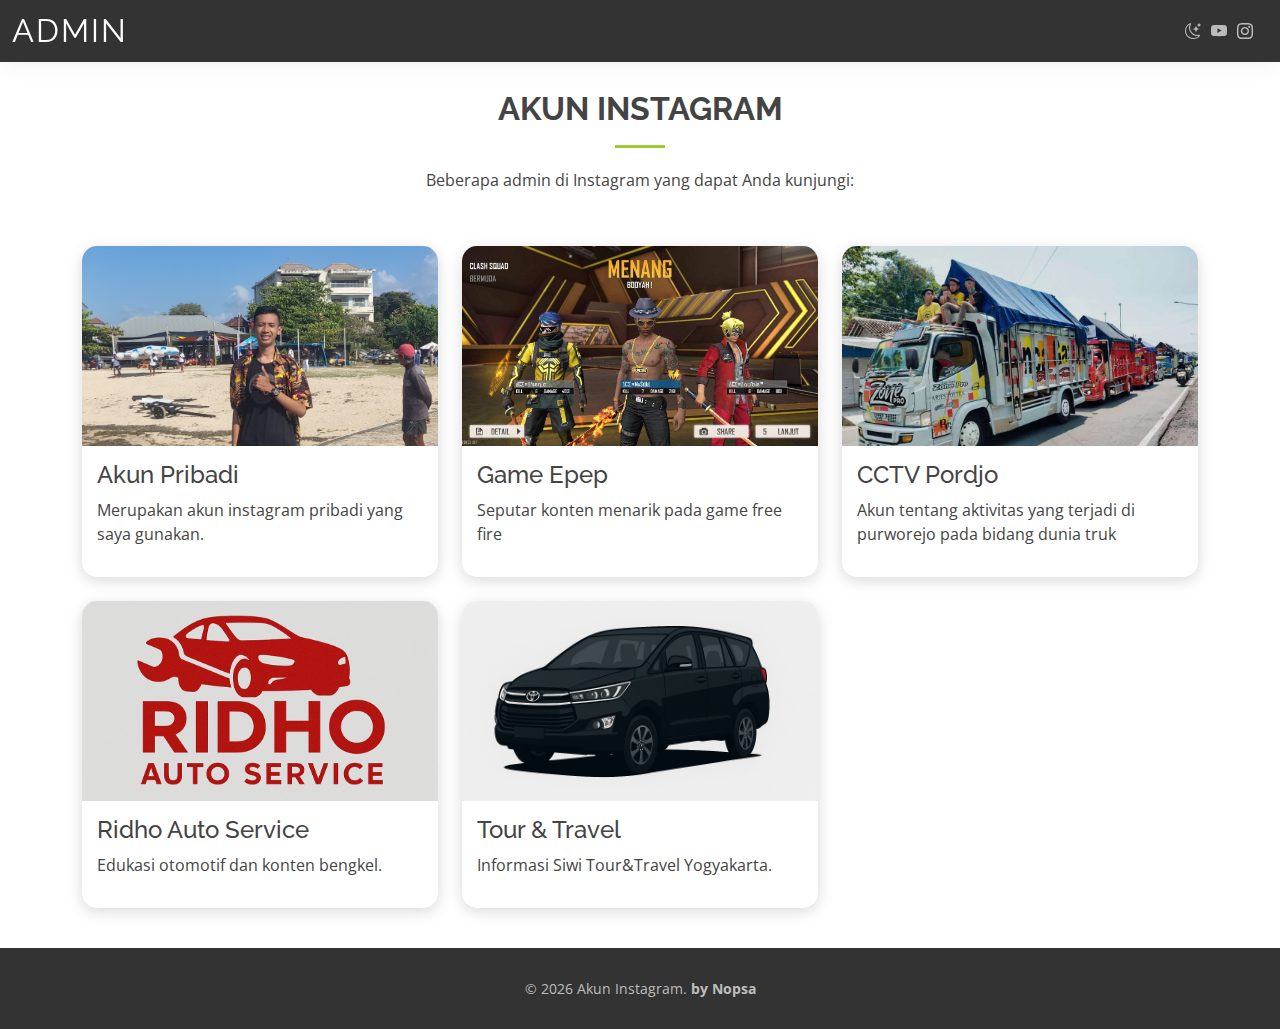
<file: instagram.html>
<!DOCTYPE html>
<html lang="en">

<head>
  <meta charset="utf-8">
  <meta content="width=device-width, initial-scale=1.0" name="viewport">
  <title>YouTube Channels - Nopsa</title>

  <!-- Icon -->
  <link href="assets/img/icon.png" rel="icon">
  <link href="assets/img/icon.png" rel="apple-touch-icon">

  <!-- Google Fonts -->
  <link href="https://fonts.googleapis.com/css?family=Open+Sans:300,400,600,700|Raleway:300,400,500,600,700|Poppins:300,400,500,600,700" rel="stylesheet">

  <!-- Vendor CSS -->
  <link href="assets/vendor/aos/aos.css" rel="stylesheet">
  <link href="assets/vendor/bootstrap/css/bootstrap.min.css" rel="stylesheet">
  <link href="assets/vendor/bootstrap-icons/bootstrap-icons.css" rel="stylesheet">

  <!-- Main CSS -->
  <link href="assets/css/style.css" rel="stylesheet">

  <!-- CUSTOM DARK MODE + CARD MODERN -->
  <style>
.channel-card {
  background: var(--card-bg);
  border-radius: 15px;
  overflow: hidden;
  box-shadow: 0 4px 15px rgba(0,0,0,0.15);
  transition: transform .3s ease, box-shadow .3s ease;
}

.channel-card:hover {
  transform: translateY(-6px);
  box-shadow: 0 8px 25px rgba(0,0,0,0.25);
}

.channel-card img {
  width: 100%;
  height: 200px;
  object-fit: cover;
}

.channel-info {
  padding: 15px;
}

:root {
  --card-bg: #ffffff;
  --text-color: #222;
}

.dark-mode {
  --card-bg: #1f1f1f;
  --text-color: #f5f5f5;
  background: #121212 !important;
  color: #f5f5f5 !important;
}

.dark-mode .channel-card {
  box-shadow: 0 4px 15px rgba(255,255,255,0.1);
}
</style>


</head>

<body>

  <!-- ======= Header ======= -->
  <header id="header" class="fixed-top">
    <div class="container-fluid d-flex justify-content-between align-items-center">

      <h1 class="logo me-auto me-lg-0"><a href="instagram.html">Admin</a></h1>

      <nav id="navbar" class="navbar order-last order-lg-0">
        <ul></ul>
        <i class="bi bi-list mobile-nav-toggle"></i>
      </nav>

      <div class="header-social-links">
        <a class="dark-toggle" onclick="toggleDarkMode()"> <i class="bi bi-moon-stars"></i></a>
        <a href="channel_yt.html" class="bi bi-youtube"></a>
        <a href="instagram.html" class="bi bi-instagram"></a>
      </div>

    </div>
  </header>
  <!-- End Header -->

  <main id="main">
  <div class="container mt-4">
    <div class="row g-4">

<p></p>
        <div class="section-title">
          <h2>Akun Instagram</h2>
          <p>Beberapa admin di Instagram yang dapat Anda kunjungi:</p>
        </div>

    <!-- CARD 1 -->
    <div class="col-lg-4 col-md-6">
      <div class="channel-card">
        <a href="https://www.instagram.com/nopsa_mustika?igsh=bGFpMWptemY2anR2" target="_blank">
          <img src="assets/img/instagram/pribadi.jpg" alt="Ikan Channa">
        </a>
        <div class="channel-info">
          <h4>Akun Pribadi</h4>
          <p>Merupakan akun instagram pribadi yang saya gunakan.</p>
        </div>
      </div>
    </div>

    <!-- CARD 2 -->
    <div class="col-lg-4 col-md-6">
      <div class="channel-card">
        <a href="https://www.instagram.com/mustika_gaming?igsh=eHo2eHN6YXF2ZWdj" target="_blank">
          <img src="assets/img/instagram/bocil.jpeg" alt="Game Epep">
        </a>
        <div class="channel-info">
          <h4>Game Epep</h4>
          <p>Seputar konten menarik pada game free fire </p>
        </div>
      </div>
    </div>

    <!-- CARD 3 -->
    <div class="col-lg-4 col-md-6">
      <div class="channel-card">
        <a href="https://www.instagram.com/cctv_pordjo?igsh=Z2g0NndtdTFobzJ3" target="_blank">
          <img src="assets/img/instagram/truk.jpeg" alt="CCTV Pordjo">
        </a>
        <div class="channel-info">
          <h4>CCTV Pordjo</h4>
          <p>Akun tentang aktivitas yang terjadi di purworejo pada bidang dunia truk</p>
        </div>
      </div>
    </div>

    <!-- CARD 4 -->
    <div class="col-lg-4 col-md-6">
      <div class="channel-card">
        <a href="https://www.instagram.com" target="_blank">
          <img src="assets/img/channel_yt/bengkel.png" alt="Ridho Auto Service">
        </a>
        <div class="channel-info">
          <h4>Ridho Auto Service</h4>
          <p>Edukasi otomotif dan konten bengkel.</p>
        </div>
      </div>
    </div>

    <!-- CARD 5 -->
    <div class="col-lg-4 col-md-6">
      <div class="channel-card">
        <a href="https://www.instagram.com" target="_blank">
          <img src="assets/img/channel_yt/rental.png" alt="Rental Mobil">
        </a>
        <div class="channel-info">
          <h4>Tour & Travel</h4>
          <p>Informasi Siwi Tour&Travel Yogyakarta.</p>
        </div>
      </div>
    </div>

    <p></p>
  </div>
</div>


  </main>

  <!-- ======= Footer ======= -->
  <footer id="footer">
    <div class="container">
      <div class="copyright">
        &copy; <script>document.write(new Date().getFullYear());</script> Akun Instagram.
        <strong><span>by Nopsa</span></strong>
      </div>
    </div>
  </footer>

  <!-- Loading Animation -->
    <div class="preload-bg">
      <img src="assets/loading.gif" alt="Loading">
    </div>

  <!-- Scripts -->
  <script src="assets/vendor/aos/aos.js"></script>
  <script src="assets/vendor/bootstrap/js/bootstrap.bundle.min.js"></script>
  <script src="assets/js/main.js"></script>

  <script>
    function toggleDarkMode() {
      document.body.classList.toggle("dark-mode");
    }
  </script>

</body>
</html>
</file>
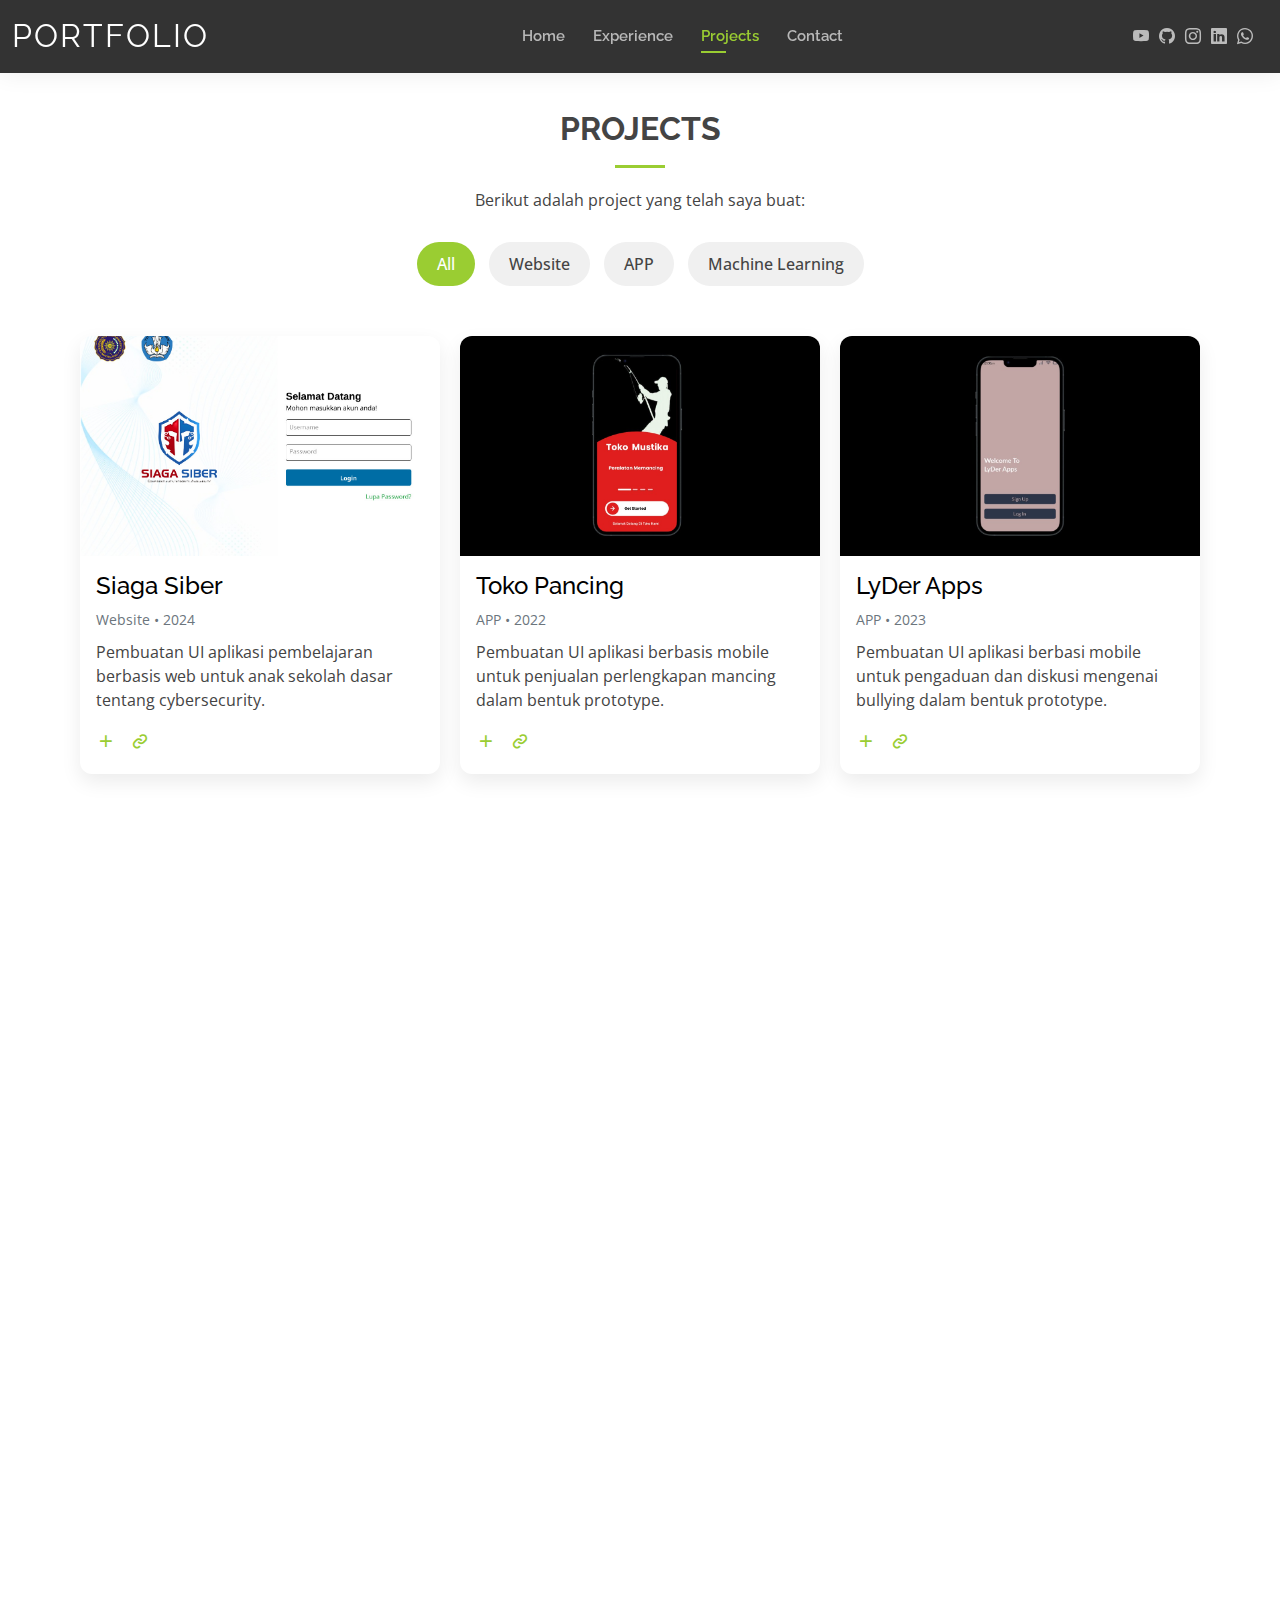
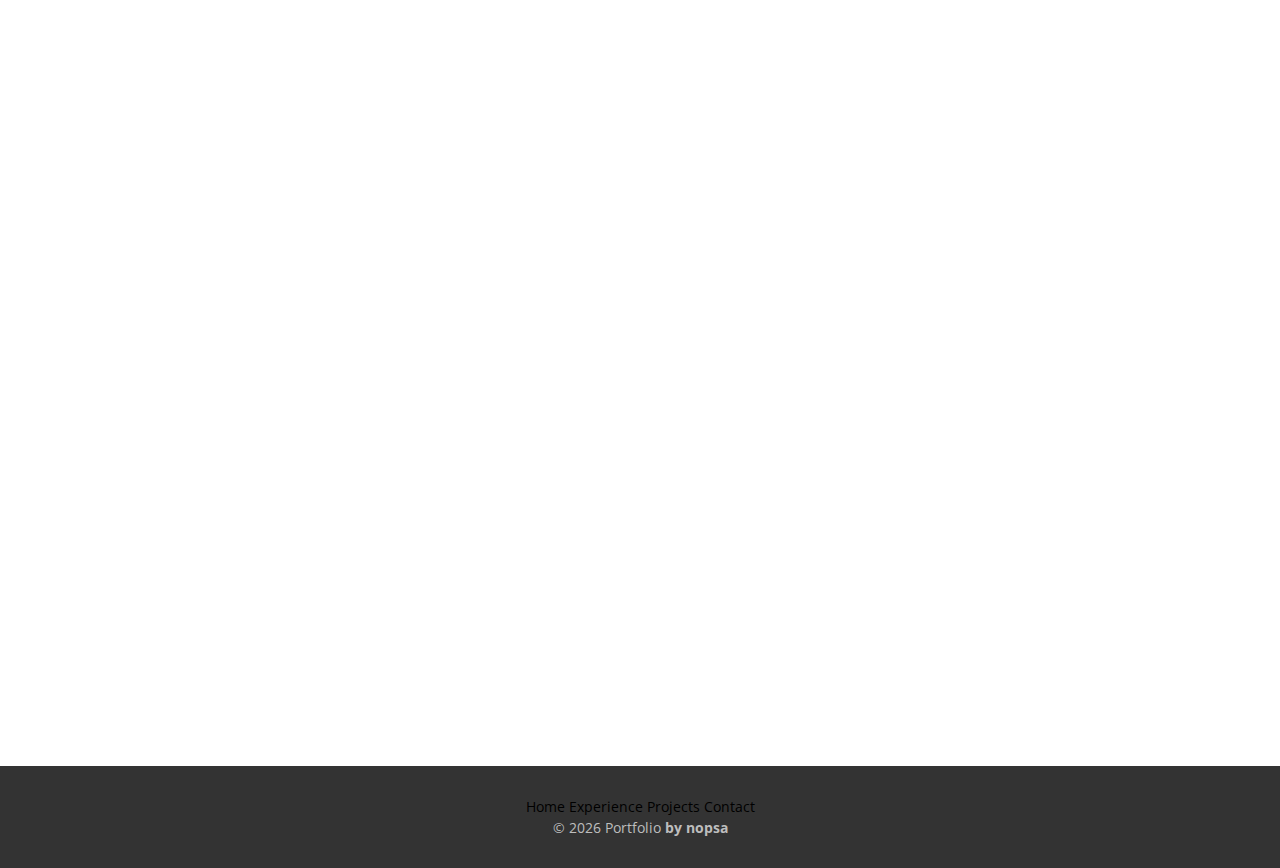
<file: project-details.html>
<!DOCTYPE html>
<html lang="id">
<head>
  <meta charset="utf-8" />
  <meta name="viewport" content="width=device-width, initial-scale=1.0"/>
  <title>Project Detail - Nopsa Mustika Prayogi</title>

  <!-- Icon & CSS -->
  <link href="assets/img/icon.png" rel="icon" />
  <link href="assets/img/icon.png" rel="apple-touch-icon" />

  <link href="https://fonts.googleapis.com/css?family=Open+Sans:300,400,600,700|Raleway:300,400,500,600,700|Poppins:300,400,500,600,700" rel="stylesheet" />
  <link href="assets/vendor/aos/aos.css" rel="stylesheet" />
  <link href="assets/vendor/bootstrap/css/bootstrap.min.css" rel="stylesheet" />
  <link href="assets/vendor/bootstrap-icons/bootstrap-icons.css" rel="stylesheet" />
  <link href="assets/vendor/glightbox/css/glightbox.min.css" rel="stylesheet" />
  <link href="assets/vendor/swiper/swiper-bundle.min.css" rel="stylesheet" />
  <link href="assets/css/style.css" rel="stylesheet" />

  <style>
    body { background:#f8f9fa; font-family: 'Open Sans', sans-serif; }
    main { padding-top:100px; padding-bottom:60px; }

    .project-details-slider { border-radius:12px; overflow:hidden; box-shadow:0 8px 24px rgba(0,0,0,0.15); }
    .swiper-slide img { width:100%; display:block; }

    .project-info-box {
      background:#fff; 
      padding:24px; 
      border-radius:12px; 
      box-shadow:0 8px 24px rgba(0,0,0,0.1); 
      transition:transform 0.3s;
    }
    .project-info-box:hover { transform: translateY(-4px); }

    .project-title { font-size:26px; margin-bottom:12px; font-weight:700; }
    .project-meta { color:#6c757d; margin-bottom:10px; font-size:14px; }
    .project-meta strong { color:#343a40; }

    .btn-visit, .btn-back { display:inline-block; margin-top:12px; padding:10px 16px; background:yellowgreen; color:#fff; border-radius:8px; text-decoration:none; font-weight:600; transition:0.3s; }
    .btn-visit:hover, .btn-back:hover { opacity:0.9; transform: translateY(-2px); }

    .swiper-button-next, .swiper-button-prev { color:yellowgreen; }
  </style>
</head>
<body>

<header id="header" class="fixed-top">
  <div class="container-fluid d-flex justify-content-between align-items-center">
    <h1 class="logo me-auto me-lg-0"><a href="index.html">Portfolio</a></h1>
    <nav id="navbar" class="navbar order-last order-lg-0">
      <ul>
        <li><a href="index.html">Home</a></li>
        <li><a href="resume.html">Experience</a></li>
        <li><a href="project.html">Projects</a></li>
        <li><a href="contact.html">Contact</a></li>
      </ul>
      <i class="bi bi-list mobile-nav-toggle"></i>
    </nav>
    <div class="header-social-links">
      <a href="channel_yt.html"><i class="bi bi-youtube"></i></a>
      <a href="https://github.com/nopsamustika"><i class="bi bi-github"></i></a>
      <a href="instagram.html"><i class="bi bi-instagram"></i></a>
      <a href="https://www.linkedin.com/in/nopsa-mustika-prayogi-80b2112a4/"><i class="bi bi-linkedin"></i></a>
      <a href="https://wa.me/0895375704586?text=Halo%20Saya%20dari%20Website"><i class="bi bi-whatsapp"></i></a>
    </div>
  </div>
</header>

<main id="main">
  <section id="project-details" class="project-details">
    <div class="container">
      <div class="row gy-4">
        <!-- slider -->
        <div class="col-lg-8">
          <div class="project-details-slider swiper" data-aos="fade-up">
            <div class="swiper-wrapper" id="swiper-slides"></div>
            <!-- Pagination & Navigation -->
            <div class="swiper-pagination"></div>
            <div class="swiper-button-next"></div>
            <div class="swiper-button-prev"></div>
          </div>
        </div>

        <!-- info -->
        <div class="col-lg-4">
          <div class="project-info-box" data-aos="fade-up">
            <div id="project-meta"></div>
            <div id="project-desc" style="margin-top:12px;"></div>
            <a href="project.html" class="btn-back">Kembali</a>
          </div>
        </div>
      </div>
    </div>
  </section>
</main>

<footer id="footer">
  <div class="container">
    <div class="menu">
      <a href="index.html">Home</a>
      <a href="resume.html">Experience</a>
      <a href="project.html">Projects</a>
      <a href="contact.html">Contact</a>
    </div>
    <div class="copyright">
      &copy; <script>document.write(new Date().getFullYear());</script> Portfolio <strong><span>by nopsa</span></strong>
    </div>
  </div>
</footer>

<!-- vendor js -->
<script src="assets/vendor/purecounter/purecounter_vanilla.js"></script>
<script src="assets/vendor/aos/aos.js"></script>
<script src="assets/vendor/bootstrap/js/bootstrap.bundle.min.js"></script>
<script src="assets/vendor/glightbox/js/glightbox.min.js"></script>
<script src="assets/vendor/isotope-layout/isotope.pkgd.min.js"></script>
<script src="assets/vendor/swiper/swiper-bundle.min.js"></script>

<!-- data-project.js -->
<script src="assets/js/data-project.js"></script>

<script>
  const params = new URLSearchParams(window.location.search);
  const id = Number(params.get('id'));
  const project = (window.projectData || []).find(p => Number(p.id) === id);

  if (!project) {
    alert('Project tidak ditemukan!');
    window.location.href = 'project.html';
  } else {
    const escapeHtml = s => String(s || '').replace(/[&<>"']/g, m => ({'&':'&amp;','<':'&lt;','>':'&gt;','"':'&quot;',"'":'&#39;'})[m]);
    const metaBox = document.getElementById('project-meta');
    const descBox = document.getElementById('project-desc');

    const safeJudul = escapeHtml(project.judul);
    const safeKategori = escapeHtml(project.kategori);
    const safeTahun = escapeHtml(project.tahun);
    const safeDeskripsi = escapeHtml(project.deskripsi);

    let linkHtml = '-';
    if (project.link && project.link.trim() !== '' && project.link !== '-') {
      const hasProto = /^(https?:)?\/\//i.test(project.link);
      const href = hasProto ? project.link : 'https://' + project.link;
      linkHtml = `<a class="btn-visit" href="${href}" target="_blank" rel="noopener noreferrer">Visit Project</a>`;
    }

    metaBox.innerHTML = `
      <div class="project-title">${safeJudul}</div>
      <div class="project-meta"><strong>Kategori:</strong> ${safeKategori}</div>
      <div class="project-meta"><strong>Tahun:</strong> ${safeTahun}</div>
      <div class="project-meta"><strong>Link:</strong> ${linkHtml}</div>
    `;

    descBox.innerHTML = `<p>${safeDeskripsi}</p>`;

    const swiperSlides = document.getElementById('swiper-slides');
    (project.gambar || []).forEach(img => {
      const src = 'assets/img/project/' + project.id + '/' + img;
      const slide = document.createElement('div');
      slide.className = 'swiper-slide';
      slide.innerHTML = `<a href="${src}" class="glightbox" data-gallery="project-gallery"><img src="${src}" alt="${safeJudul}"></a>`;
      swiperSlides.appendChild(slide);
    });

    // init Swiper & GLightbox dengan autoplay, tombol prev/next, dan pagination
    setTimeout(() => {
      new Swiper('.project-details-slider', {
        speed: 600,
        loop: true,
        autoplay: { delay: 3000, disableOnInteraction: false },
        navigation: { nextEl: '.swiper-button-next', prevEl: '.swiper-button-prev' },
        pagination: { el: '.swiper-pagination', type: 'bullets', clickable: true }
      });
      GLightbox({ selector: '.glightbox' });
      if (window.AOS) AOS.init();
    }, 100);
  }
</script>

</body>
</html>
</file>
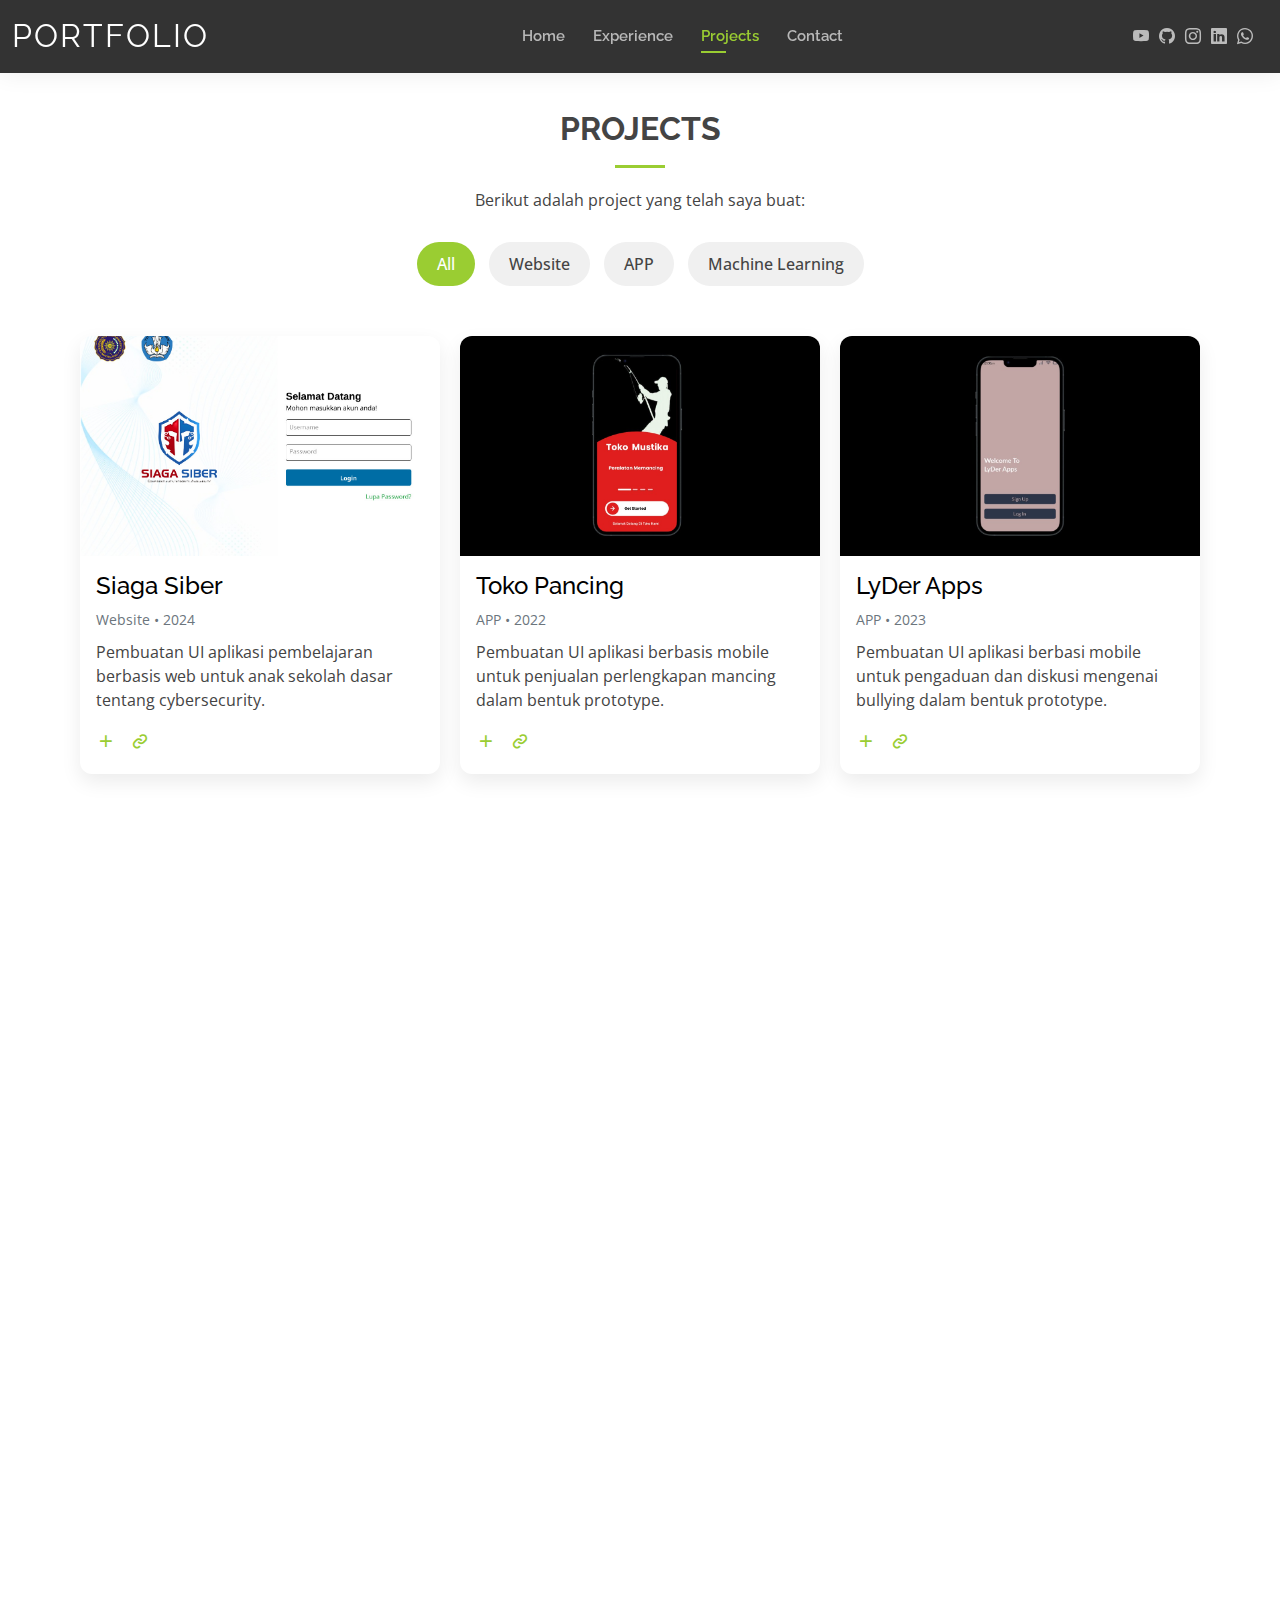
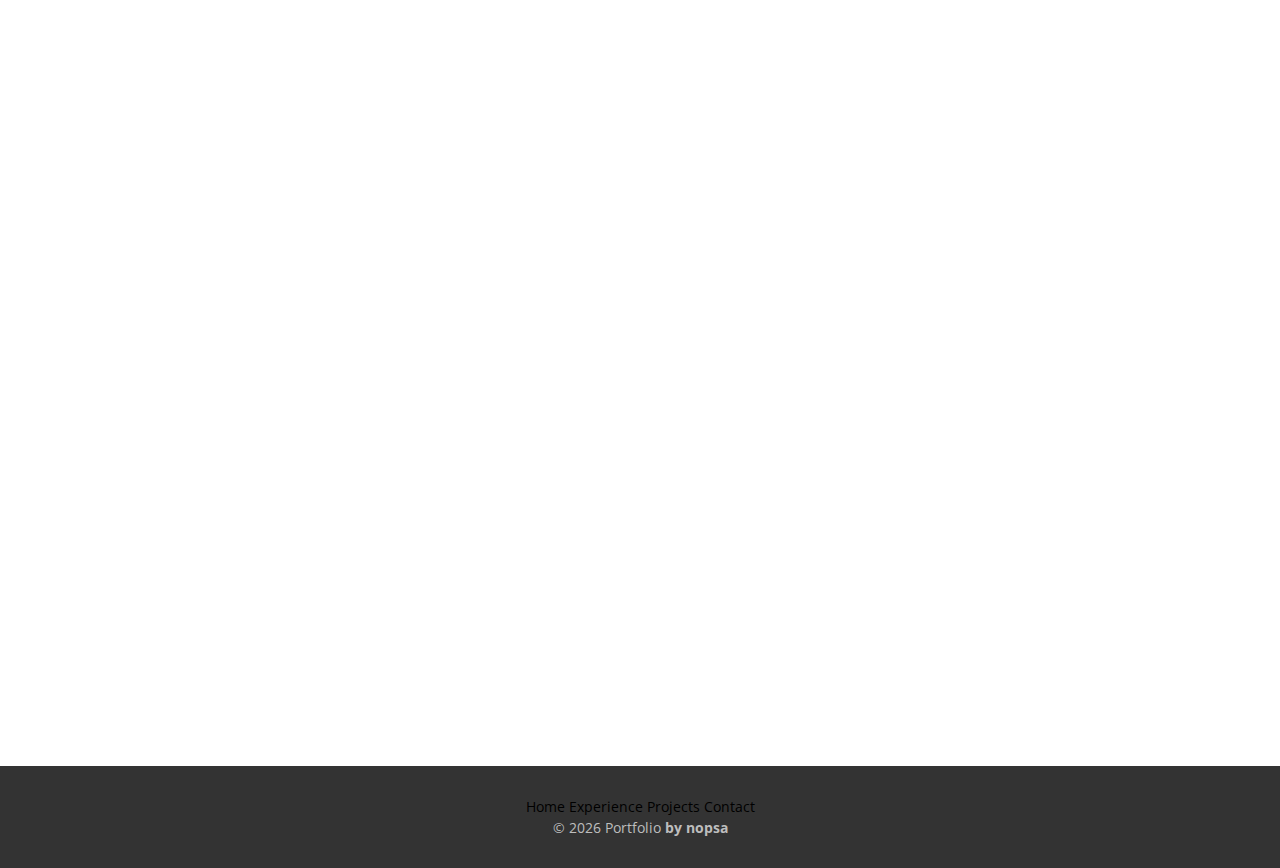
<file: project.html>
<!DOCTYPE html>
<html lang="en">
<head>
  <meta charset="utf-8" />
  <meta name="viewport" content="width=device-width, initial-scale=1.0"/>
  <title>Projects - Nopsa Mustika Prayogi</title>

  <link href="assets/img/icon.png" rel="icon" />
  <link href="assets/img/icon.png" rel="apple-touch-icon" />

  <link href="https://fonts.googleapis.com/css?family=Open+Sans:300,400,600,700|Raleway:300,400,500,600,700|Poppins:300,400,500,600,700" rel="stylesheet" />
  <link href="assets/vendor/aos/aos.css" rel="stylesheet" />
  <link href="assets/vendor/bootstrap/css/bootstrap.min.css" rel="stylesheet" />
  <link href="assets/vendor/bootstrap-icons/bootstrap-icons.css" rel="stylesheet" />
  <link href="assets/vendor/boxicons/css/boxicons.min.css" rel="stylesheet" />
  <link href="assets/vendor/glightbox/css/glightbox.min.css" rel="stylesheet" />
  <link href="assets/vendor/swiper/swiper-bundle.min.css" rel="stylesheet" />
  <link href="assets/css/style.css" rel="stylesheet" />

  <style>
    /* Filter Buttons */
    #project-flters { 
      list-style:none; 
      display:flex; 
      gap:14px; 
      padding:0; 
      cursor:pointer; 
      flex-wrap:wrap; 
      justify-content:center; 
      margin-bottom:40px;
    }
    #project-flters li { 
      padding:10px 20px; 
      border-radius:25px; 
      background:#f0f0f0; 
      font-weight:500; 
      transition:0.3s; 
    }
    #project-flters li.filter-active { background:yellowgreen; color:#fff; }

    /* Project Cards */
    .project-card { 
      border-radius:12px; 
      overflow:hidden; 
      background:#fff; 
      box-shadow:0 8px 20px rgba(0,0,0,0.08); 
      transition:0.3s; 
      margin-bottom:30px; /* spacing antara row */
    }
    .project-card:hover { transform:translateY(-6px); box-shadow:0 12px 24px rgba(0,0,0,0.15);}
    .thumb { 
      height:220px; 
      width:100%; 
      object-fit:cover; 
      transition:0.3s; 
      display:block;
    }
    .thumb:hover { opacity:0.95; }
    .project-info { padding:16px; }
    .project-meta { color:#6c757d; font-size:14px; margin-bottom:10px; }
    .project-links a { margin-right:10px; font-size:20px; color:yellowgreen; transition:0.3s; }
    .project-links a:hover { color:#0d6efd; }

    /* Section Padding */
    #project { padding-top:60px !important; padding-bottom:60px !important; }

    /* Preloader */
    .preload-bg {
      position:fixed; top:0; left:0; width:100%; height:100%;
      background:#000; display:flex; align-items:center; justify-content:center;
      z-index:99999; opacity:1; visibility:visible;
      transition:opacity 0.6s ease, visibility 0.6s ease;
    }
    .preload-bg.hide { opacity:0; visibility:hidden; }

    /* Responsive tweaks */
    @media(max-width:768px){ .thumb { height:180px; } }
  </style>
</head>

<body>

<header id="header" class="fixed-top">
  <div class="container-fluid d-flex justify-content-between align-items-center">
    <h1 class="logo me-auto me-lg-0"><a href="index.html">Portfolio</a></h1>

    <nav id="navbar" class="navbar order-last order-lg-0">
      <ul>
        <li><a href="index.html">Home</a></li>
        <li><a href="resume.html">Experience</a></li>
        <li><a href="project.html" class="active">Projects</a></li>
        <li><a href="contact.html">Contact</a></li>
      </ul>
      <i class="bi bi-list mobile-nav-toggle"></i>
    </nav>

    <div class="header-social-links">
      <a href="channel_yt.html"><i class="bi bi-youtube"></i></a>
      <a href="https://github.com/nopsamustika"><i class="bi bi-github"></i></a>
      <a href="instagram.html"><i class="bi bi-instagram"></i></a>
      <a href="https://www.linkedin.com/in/nopsa-mustika-prayogi-80b2112a4/"><i class="bi bi-linkedin"></i></a>
      <a href="https://wa.me/0895375704586?text=Halo%20Saya%20dari%20Website"><i class="bi bi-whatsapp"></i></a>
    </div>
  </div>
</header>

<main id="main">
<section id="project" class="project">
  <div class="container" data-aos="fade-up">
    <div class="section-title">
      <h2>Projects</h2>
      <p>Berikut adalah project yang telah saya buat:</p>
    </div>

    <div class="row">
      <div class="col-lg-12 d-flex justify-content-center">
        <ul id="project-flters"></ul>
      </div>
    </div>

    <div class="row project-container" id="project-list"></div>
  </div>
</section>
</main>

<footer id="footer">
  <div class="container">
    <div class="menu">
      <a href="index.html">Home</a>
      <a href="resume.html">Experience</a>
      <a href="project.html">Projects</a>
      <a href="contact.html">Contact</a>
    </div>
    <div class="copyright">
      &copy; <script>document.write(new Date().getFullYear());</script> Portfolio <strong><span>by nopsa</span></strong>
    </div>
  </div>
</footer>

<div class="preload-bg">
  <img src="assets/loading.gif" alt="Loading">
</div>

<script>
window.addEventListener("load", () => {
  setTimeout(() => document.querySelector(".preload-bg").classList.add("hide"), 400);
});
</script>

<script src="assets/vendor/aos/aos.js"></script>
<script src="assets/vendor/bootstrap/js/bootstrap.bundle.min.js"></script>
<script src="assets/vendor/glightbox/js/glightbox.min.js"></script>
<script src="assets/vendor/isotope-layout/isotope.pkgd.min.js"></script>
<script src="assets/vendor/swiper/swiper-bundle.min.js"></script>
<script src="assets/js/data-project.js"></script>

<script>
// ===== RENDER FILTER BUTTONS =====
const filterContainer = document.getElementById("project-flters");
const projectContainer = document.querySelector(".project-container");
const categories = [...new Set(projectData.map(p => p.kategori))];

// Render filter buttons
filterContainer.innerHTML =
  `<li data-filter="*" class="filter-active">All</li>` +
  categories.map(c => `<li data-filter=".filter-${c.toLowerCase().replace(/\s+/g,'-')}">${c}</li>`).join("");

// ===== RENDER PROJECT GRID =====
const projectListHtml = projectData.map(p => {
  const thumb = `assets/img/project/${p.id}/${p.gambar[0]}`;
  const catClass = `filter-${p.kategori.toLowerCase().replace(/\s+/g,'-')}`;
  const linkBtn = p.link !== "-" 
    ? `<a href="${p.link}" target="_blank" title="Project Link"><i class="bx bx-link"></i></a>` 
    : "";

  return `
    <div class="col-lg-4 col-md-6 project-item ${catClass}" data-aos="fade-up" style="padding:10px;">
      <div class="project-card">
        <a href="project-details.html?id=${p.id}">
          <img src="${thumb}" class="thumb" alt="${p.judul}">
        </a>
        <div class="project-info">
          <h4 class="project-title"><a href="project-details.html?id=${p.id}">${p.judul}</a></h4>
          <div class="project-meta">${p.kategori} • ${p.tahun}</div>
          <p>${p.deskripsi}</p>
          <div class="project-links">
            <a href="${thumb}" class="project-lightbox" data-gallery="projectGallery"><i class="bx bx-plus"></i></a>
            ${linkBtn}
          </div>
        </div>
      </div>
    </div>
  `;
}).join("");

projectContainer.innerHTML = projectListHtml;

// ===== INIT ISOTOPE =====
const iso = new Isotope(projectContainer, {
  itemSelector: '.project-item',
  layoutMode: 'fitRows',
  transitionDuration: '0.6s'
});

// ===== FILTER BUTTONS =====
filterContainer.addEventListener("click", e => {
  if(e.target.tagName !== "LI") return;

  [...filterContainer.children].forEach(li => li.classList.remove("filter-active"));
  e.target.classList.add("filter-active");

  const filterValue = e.target.getAttribute("data-filter");
  iso.arrange({ filter: filterValue });
});

// ===== INIT LIGHTBOX & AOS =====
GLightbox({ selector: ".project-lightbox" });
AOS.init({ once:true, duration:800 });
</script>

</body>
</html>
</file>
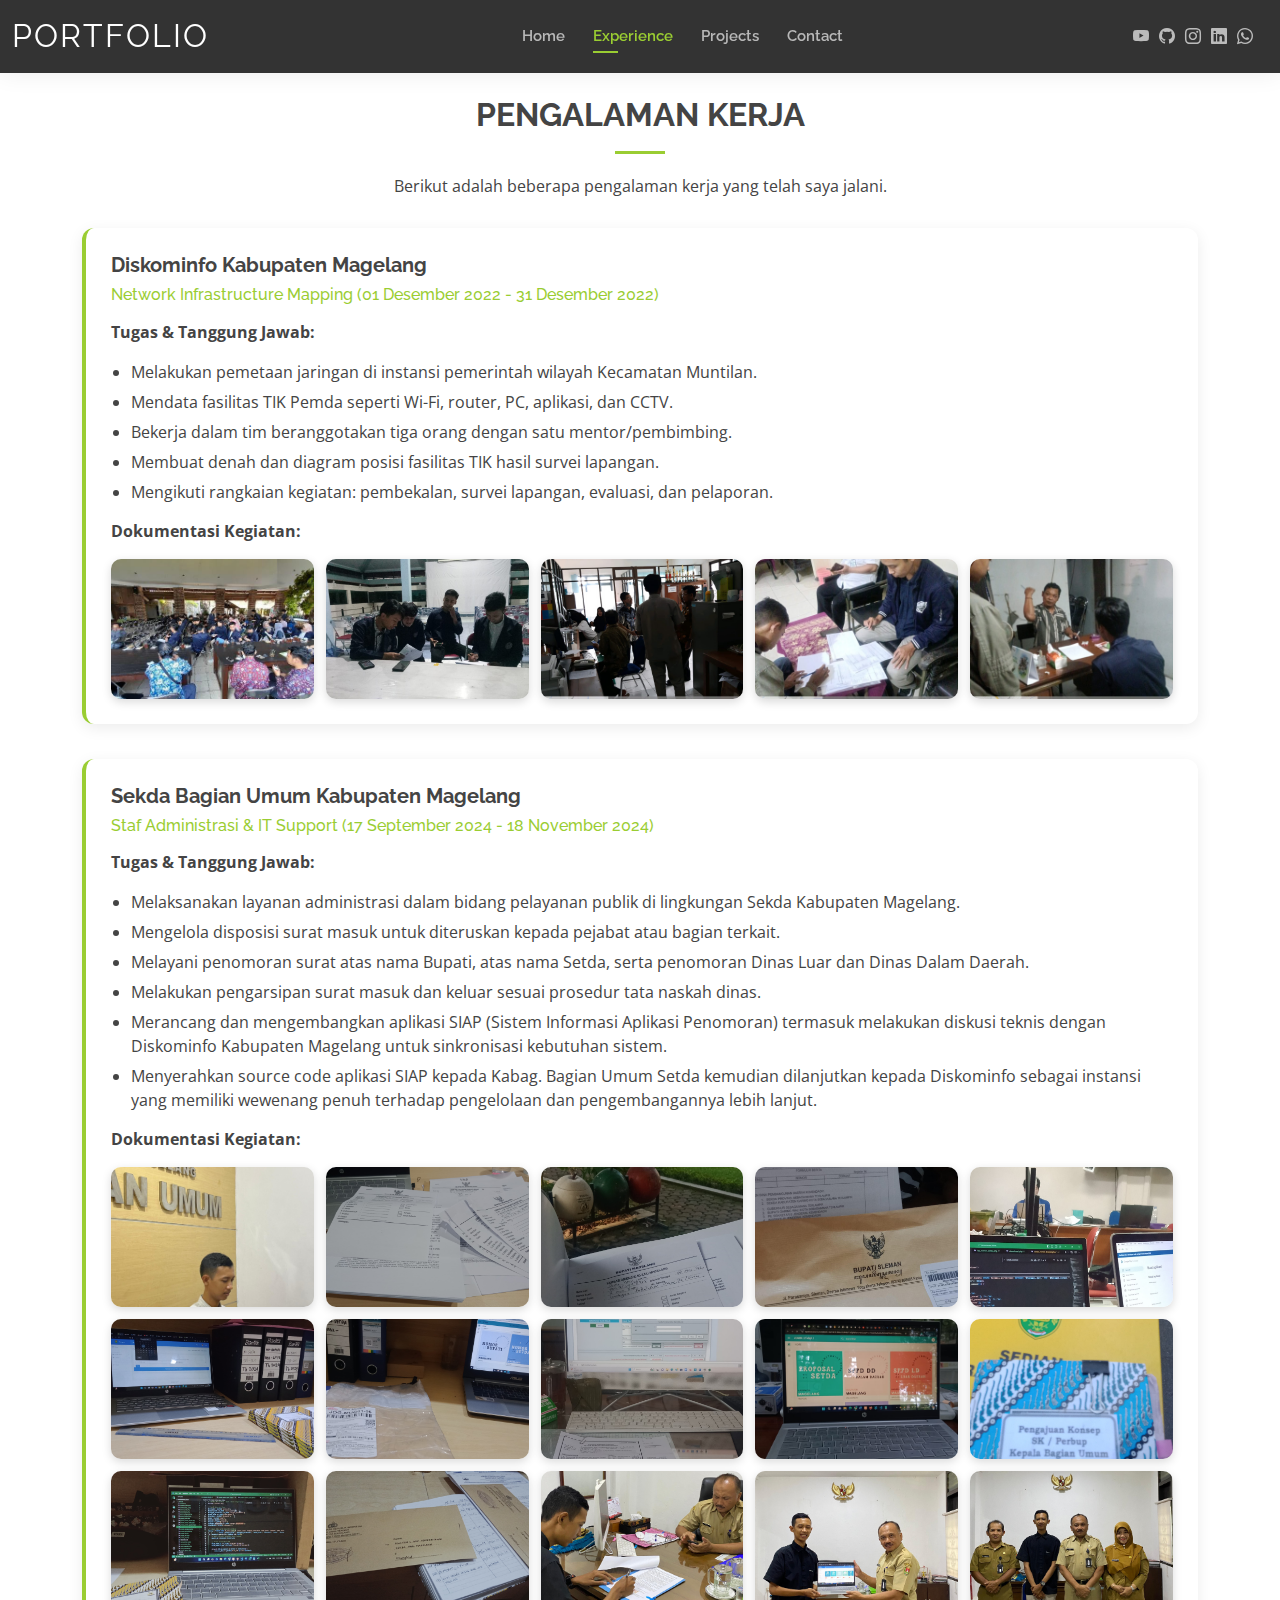
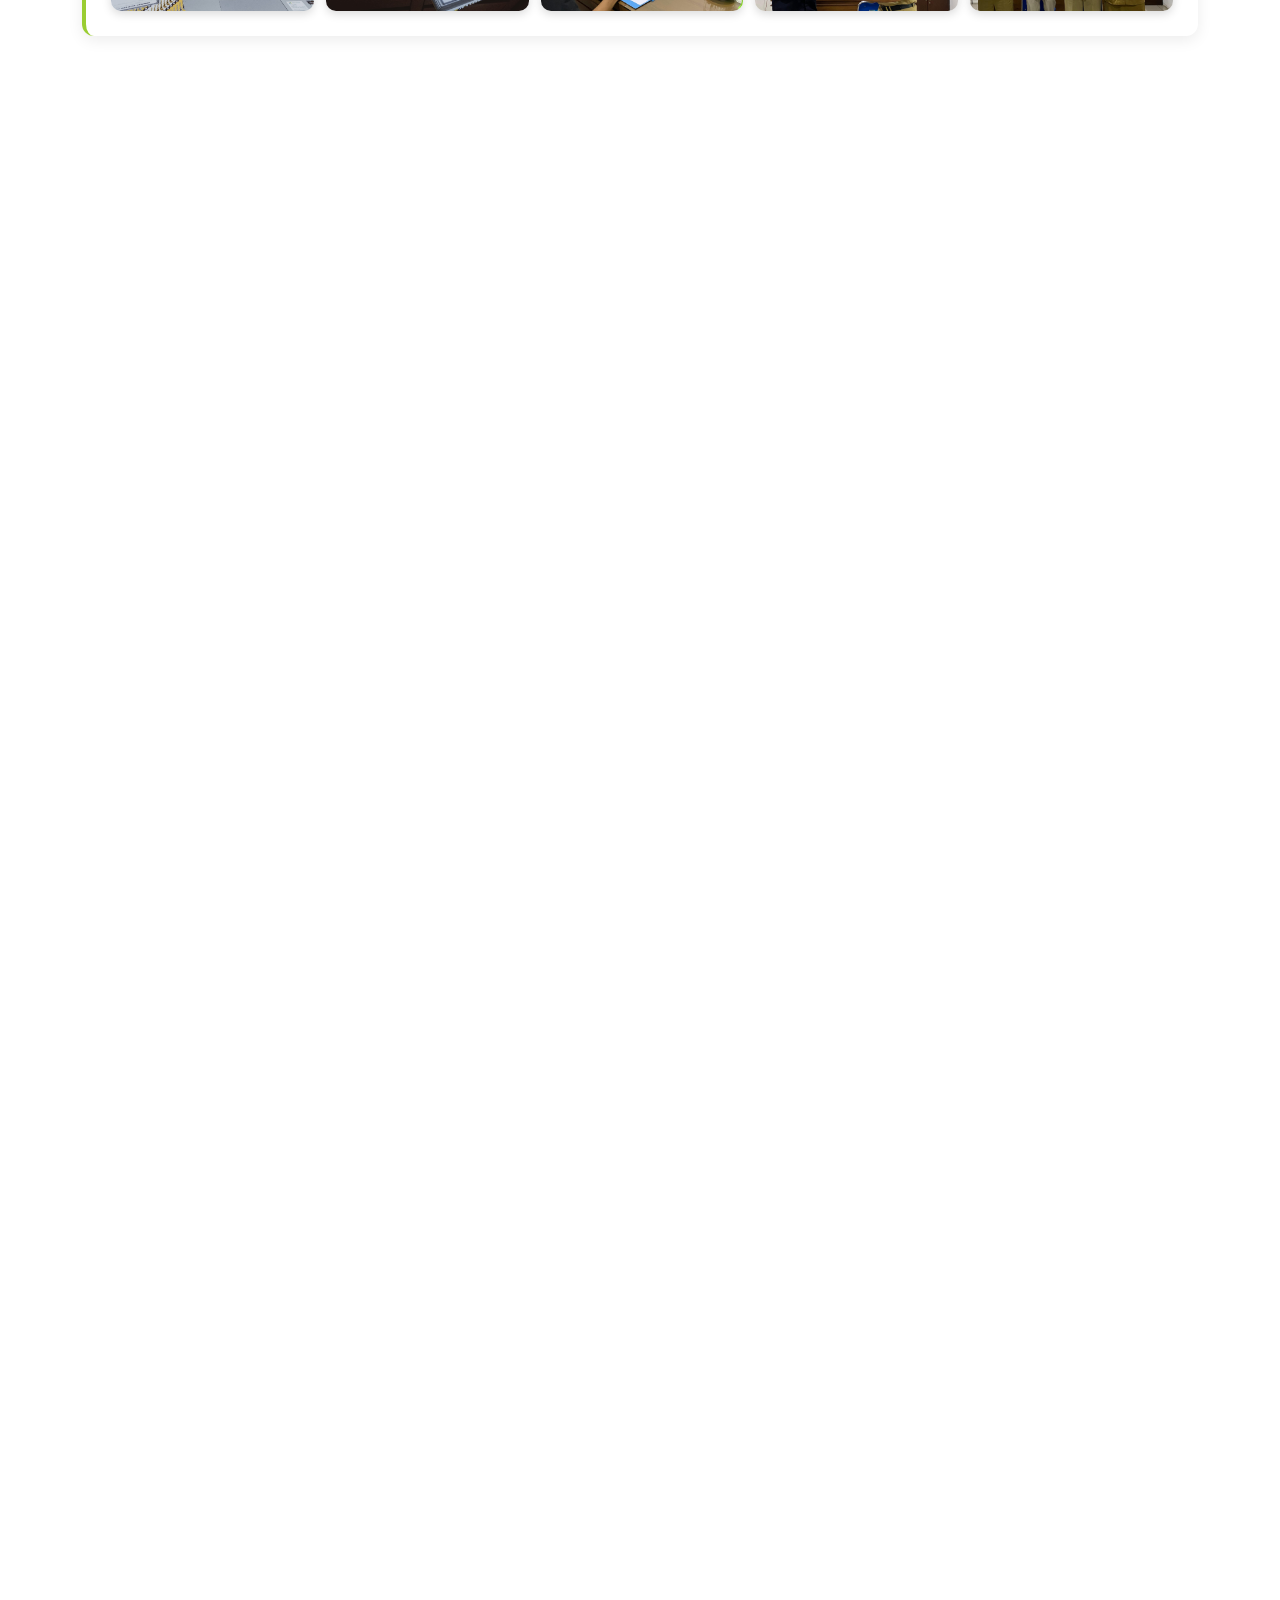
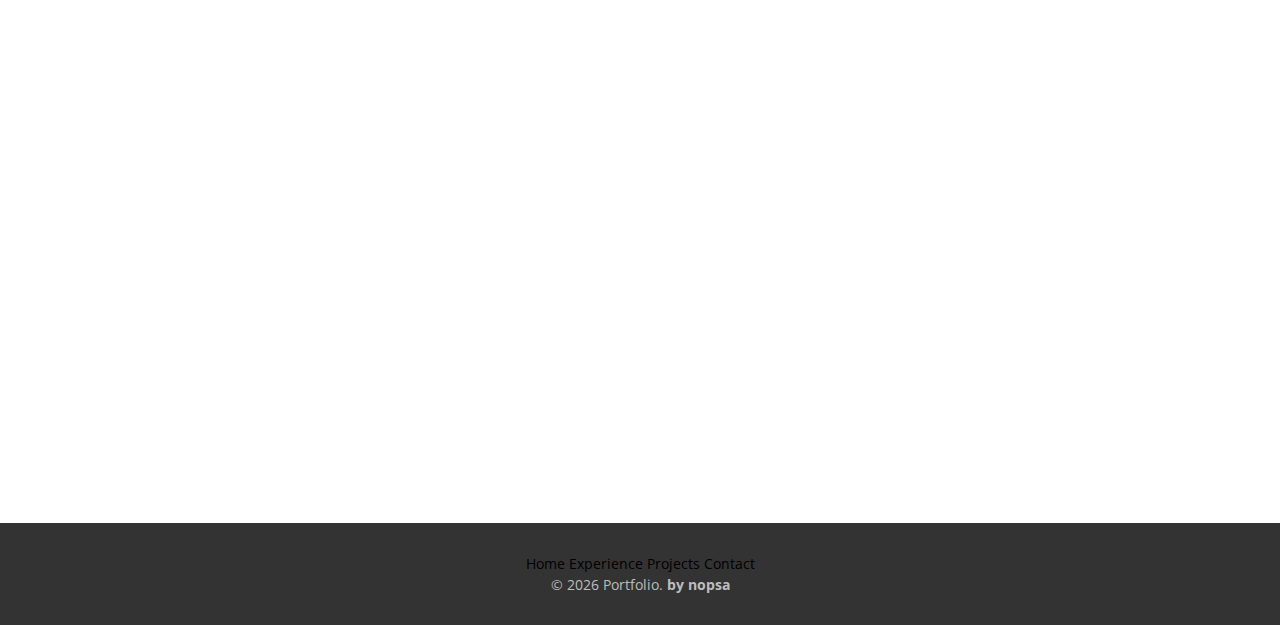
<file: resume.html>
<!DOCTYPE html>
<html lang="en">

<head>
  <meta charset="utf-8">
  <meta content="width=device-width, initial-scale=1.0" name="viewport">
  <title>Pengalaman Nopsa</title>

  <!-- Icon -->
  <link href="assets/img/icon.png" rel="icon">
  <link href="assets/img/icon.png" rel="apple-touch-icon">

  <!-- Google Fonts -->
  <link href="https://fonts.googleapis.com/css?family=Open+Sans:300,300i,400,400i,600,600i,700,700i|Raleway:300,300i,400,400i,500,500i,600,600i,700,700i|Poppins:300,300i,400,400i,500,500i,600,600i,700,700i" rel="stylesheet">

  <!-- Vendor CSS Files -->
  <link href="assets/vendor/aos/aos.css" rel="stylesheet">
  <link href="assets/vendor/bootstrap/css/bootstrap.min.css" rel="stylesheet">
  <link href="assets/vendor/bootstrap-icons/bootstrap-icons.css" rel="stylesheet">
  <link href="assets/vendor/boxicons/css/boxicons.min.css" rel="stylesheet">
  <link href="assets/vendor/glightbox/css/glightbox.min.css" rel="stylesheet">
  <link href="assets/vendor/swiper/swiper-bundle.min.css" rel="stylesheet">

  <!-- Main CSS -->
  <link href="assets/css/style.css" rel="stylesheet">

  <style>
    /* Card Pengalaman Kerja */
    .exp-card {
      background: #fff;
      border-radius: 12px;
      padding: 25px;
      box-shadow: 0px 4px 12px rgba(0, 0, 0, 0.08);
      margin-bottom: 40px;
      border-left: 5px solid #0d6efd;
    }

    .exp-card h3 {
      font-weight: 700;
      margin-bottom: 5px;
    }

    .exp-meta {
      color: #666;
      font-size: 15px;
      margin-bottom: 20px;
    }

    .task-list li {
      list-style: none;
      padding: 6px 0;
    }

    .task-list li i {
      color: #0d6efd;
      margin-right: 8px;
    }

    /* Galeri Dokumentasi */
    .doc-gallery img {
      width: 100%;
      border-radius: 12px;
      height: 220px;
      object-fit: cover;
      transition: 0.3s;
      cursor: pointer;
    }

    .doc-gallery img:hover {
      transform: scale(1.03);
    }

    .doc-caption {
      margin-top: 10px;
      font-size: 14px;
      text-align: center;
    }

    section {
      margin-top: 120px;
      margin-bottom: 80px;
    }
  </style>

</head>

<body>

  <!-- ======= Header ======= -->
  <header id="header" class="fixed-top">
    <div class="container-fluid d-flex justify-content-between align-items-center">

      <h1 class="logo me-auto me-lg-0"><a href="index.html">Portfolio</a></h1>

      <nav id="navbar" class="navbar order-last order-lg-0">
        <ul>
          <li><a href="index.html">Home</a></li>
          <li><a class="active" href="resume.html">Experience</a></li>
          <li><a href="project.html">Projects</a></li>
          <li><a href="contact.html">Contact</a></li>
        </ul>
        <i class="bi bi-list mobile-nav-toggle"></i>
      </nav>

      <div class="header-social-links">
        <a href="channel_yt.html" class="bi bi-youtube"></a>
        <a href="https://github.com/nopsamustika" class="bi bi-github"></a>
        <a href="instagram.html" class="bi bi-instagram"></a>
        <a href="https://www.linkedin.com/in/nopsa-mustika-prayogi-80b2112a4/" class="bi bi-linkedin"></a>
        <a href="https://wa.me/0895375704586?text=Hallo%20Nopsa%20Saya%20Dari%20Website" class="bi bi-whatsapp"></a>
      </div>

    </div>
  </header>
  <!-- End Header -->


  <!-- ======= Experience Section ======= -->
<section id="experience" class="resume mt-5 pt-5">
  <div class="container" data-aos="fade-up">

    <!-- Judul Mengikuti Style Section Title -->
    <div class="section-title">
      <h2>Pengalaman Kerja</h2>
      <p>Berikut adalah beberapa pengalaman kerja yang telah saya jalani.</p>
    </div>

    <style>
      .experience-card {
        background: #fff;
        padding: 25px;
        border-radius: 12px;
        margin-bottom: 35px;
        border-left: 4px solid yellowgreen;
        box-shadow: 0 4px 15px rgba(0,0,0,0.08);
      }
      .experience-card h4 {
        font-weight: 700;
        font-size: 20px;
      }
      .experience-card h5 {
        font-size: 16px;
        color: yellowgreen;
        margin-bottom: 15px;
      }
      .experience-card ul {
        padding-left: 20px;
        margin-bottom: 15px;
      }
      .experience-card ul li {
        margin-bottom: 6px;
      }

      /* Dokumentasi Foto */
      .doc-gallery {
        display: grid;
        grid-template-columns: repeat(auto-fit, minmax(180px, 1fr));
        gap: 12px;
        margin-top: 15px;
      }
      .doc-gallery img {
        width: 100%;
        border-radius: 10px;
        height: 140px;
        object-fit: cover;
        box-shadow: 0 3px 10px rgba(0,0,0,0.15);
        transition: transform 0.25s ease;
      }
      .doc-gallery img:hover {
        transform: scale(1.03);
      }
    </style>

    <!-- ===== Pengalaman 1 ===== -->
    <div class="experience-card" data-aos="fade-up">
      <h4>Diskominfo Kabupaten Magelang</h4>
      <h5>Network Infrastructure Mapping (01 Desember 2022 - 31 Desember 2022) </h5>

      <p><strong>Tugas & Tanggung Jawab:</strong></p>
      <ul>
        <li>Melakukan pemetaan jaringan di instansi pemerintah wilayah Kecamatan Muntilan.</li>
        <li>Mendata fasilitas TIK Pemda seperti Wi-Fi, router, PC, aplikasi, dan CCTV.</li>
        <li>Bekerja dalam tim beranggotakan tiga orang dengan satu mentor/pembimbing.</li>
        <li>Membuat denah dan diagram posisi fasilitas TIK hasil survei lapangan.</li>
        <li>Mengikuti rangkaian kegiatan: pembekalan, survei lapangan, evaluasi, dan pelaporan.</li>
      </ul>

      <p><strong>Dokumentasi Kegiatan:</strong></p>
      <div class="doc-gallery">
        <img src="assets/img/pengalaman/diskominfo/evaluasi.jpeg" alt="Kegiatan Diskominfo">
        <img src="assets/img/pengalaman/diskominfo/diskusi.jpeg" alt="Kegiatan Diskominfo">
        <img src="assets/img/pengalaman/diskominfo/survei.jpeg" alt="Kegiatan Diskominfo">
        <img src="assets/img/pengalaman/diskominfo/dpu.jpeg" alt="Kegiatan Diskominfo">
        <img src="assets/img/pengalaman/diskominfo/pasar.jpeg" alt="Kegiatan Diskominfo">
      </div>
    </div>

    <!-- ===== Pengalaman 2 ===== -->
    <div class="experience-card" data-aos="fade-up">
      <h4>Sekda Bagian Umum Kabupaten Magelang</h4>
      <h5>Staf Administrasi & IT Support (17 September 2024 - 18 November 2024) </h5>

      <p><strong>Tugas & Tanggung Jawab:</strong></p>
      <ul>
        <li>Melaksanakan layanan administrasi dalam bidang pelayanan publik di lingkungan Sekda Kabupaten Magelang.</li>
        <li>Mengelola disposisi surat masuk untuk diteruskan kepada pejabat atau bagian terkait.</li>
        <li>Melayani penomoran surat atas nama Bupati, atas nama Setda, serta penomoran Dinas Luar dan Dinas Dalam Daerah.</li>
        <li>Melakukan pengarsipan surat masuk dan keluar sesuai prosedur tata naskah dinas.</li>
        <li>Merancang dan mengembangkan aplikasi SIAP (Sistem Informasi Aplikasi Penomoran) termasuk melakukan diskusi teknis dengan Diskominfo Kabupaten Magelang untuk sinkronisasi kebutuhan sistem.</li>
        <li>Menyerahkan source code aplikasi SIAP kepada Kabag. Bagian Umum Setda kemudian dilanjutkan kepada Diskominfo sebagai instansi yang memiliki wewenang penuh terhadap pengelolaan dan pengembangannya lebih lanjut.</li>
      </ul>

      <p><strong>Dokumentasi Kegiatan:</strong></p>
      <div class="doc-gallery">
        <img src="assets/img/pengalaman/setda/pelayanan.jpeg" alt="Kegiatan Setda">
        <img src="assets/img/pengalaman/setda/penyerahan.jpg" alt="Kegiatan Setda">
        <img src="assets/img/pengalaman/setda/disposisi.jpg" alt="Kegiatan Setda">
        <img src="assets/img/pengalaman/setda/arsip surat.jpeg" alt="Kegiatan Setda">
        <img src="assets/img/pengalaman/setda/diskusi.jpg" alt="Kegiatan Setda">
        <img src="assets/img/pengalaman/setda/haha.jpg" alt="Kegiatan Setda">
        <img src="assets/img/pengalaman/setda/oke.jpg" alt="Kegiatan Setda">
        <img src="assets/img/pengalaman/setda/tu.jpeg" alt="Kegiatan Setda">
        <img src="assets/img/pengalaman/setda/mantap.jpeg" alt="Kegiatan Setda">
        <img src="assets/img/pengalaman/setda/IMG-20241021-WA0041.jpg" alt="Kegiatan Setda">
        <img src="assets/img/pengalaman/setda/IMG-20241029-WA0043.jpg" alt="Kegiatan Setda">
        <img src="assets/img/pengalaman/setda/surat.jpg" alt="Kegiatan Setda">
        <img src="assets/img/pengalaman/setda/hak.jpeg" alt="Kegiatan Setda">
        <img src="assets/img/pengalaman/setda/coding.jpeg" alt="Kegiatan Setda">
        <img src="assets/img/pengalaman/setda/perpisahan.jpeg" alt="Kegiatan Setda">
      </div>
    </div>

    <!-- ===== Pengalaman 3 ===== -->
    <div class="experience-card" data-aos="fade-up">
      <h4>Bidang Otomotif</h4>
      <h5>Montir (2020 - Sekarang)</h5>

      <p><strong>Tugas & Tanggung Jawab:</strong></p>
      <ul>
        <li>Memiliki minat kuat pada dunia otomotif, baik kendaraan motor maupun mobil.</li>
        <li>Menguasai dasar-dasar kelistrikan kendaraan, termasuk sistem penerangan dan audio mobil.</li>
        <li>Memahami dasar kaki-kaki mobil dan troubleshooting kendaraan melalui pengalaman belajar di bengkel.</li>
        <li>Mengetahui berbagai sparepart umum karena sering membantu atau ikut membeli bersama montir.</li>
        <li>Pernah terlibat dalam pekerjaan teknis bengkel seperti: Storing (pengecekan kendaraan bermasalah, Sekir klep,Turun mesin, dan Surfacing/Decking blok atau kepala silinder</li>
      </ul>

      <p><strong>Dokumentasi Kegiatan:</strong></p>
      <div class="doc-gallery">
        <img src="assets/img/pengalaman/otomotif/kaki-kaki.jpeg" alt="Kegiatan Otomotif">
        <img src="assets/img/pengalaman/otomotif/inova.jpeg" alt="Kegiatan Otomotif">
        <img src="assets/img/pengalaman/otomotif/amplas.jpeg" alt="Kegiatan Otomotif">
        <img src="assets/img/pengalaman/otomotif/diskusi.jpeg" alt="Kegiatan Otomotif">
        <img src="assets/img/pengalaman/otomotif/lampu.jpeg" alt="Kegiatan Otomotif">
        <img src="assets/img/pengalaman/otomotif/mantap.jpeg" alt="Kegiatan Otomotif">
        <img src="assets/img/pengalaman/otomotif/motor.jpeg" alt="Kegiatan Otomotif">
        <img src="assets/img/pengalaman/otomotif/tangan kiri.jpeg" alt="Kegiatan Otomotif">
        <img src="assets/img/pengalaman/otomotif/trobel.jpeg" alt="Kegiatan Otomotif">
        <img src="assets/img/pengalaman/otomotif/tumbas.jpeg" alt="Kegiatan Otomotif">
      </div>
    </div>

    <!-- ===== Pengalaman 4 ===== -->
    <div class="experience-card" data-aos="fade-up">
      <h4>Marketing </h4>
      <h5>Admin (2019 - Sekarang)</h5>

      <p><strong>Tugas & Tanggung Jawab:</strong></p>
      <ul>
        <li>Menjalankan penjualan ikan hias, ikan predator, dan perlengkapan akuarium melalui media sosial (Facebook).</li>
        <li>Berpengalaman menjual barang antik dan motor antik melalui media sosial.</li>
        <li>Membantu penjualan material bangunan (aspal, pasir, batu, split, tanah) serta mengantar pesanan ke customer 
          dan pernah terlibat dalam supply proyek Bandara YIA.</li>
        <li>Staff Admid usaha tour & travel Yogyakarta.</li>
        <li>Ikut mengembangkan bisnis bengkel mobil dengan memanfaatkan pemasaran digital.</li>
      </ul>

      <p><strong>Dokumentasi Kegiatan:</strong></p>
      <div class="doc-gallery">
        <img src="assets/img/pengalaman/marketing/aspal.jpeg" alt="Kegiatan Marketing">
        <img src="assets/img/pengalaman/marketing/vespa.jpeg" alt="Kegiatan Marketing">
        <img src="assets/img/pengalaman/marketing/aquarium.jpeg" alt="Kegiatan Marketing">
        <img src="assets/img/pengalaman/marketing/ikan.jpeg" alt="Kegiatan Marketing">
        <img src="assets/img/pengalaman/marketing/aksesoris.jpeg" alt="Kegiatan Marketing">
        <img src="assets/img/pengalaman/marketing/yia.jpeg" alt="Kegiatan Marketing">
      </div>
    </div>

    <!-- ===== Pengalaman 5 ===== -->
    <div class="experience-card" data-aos="fade-up">
      <h4>Konten Kreator</h4>
      <h5>Owner (2018 - Sekarang)</h5>

      <p><strong>Tugas & Tanggung Jawab:</strong></p>
      <ul>
        <li>Memiliki pengalaman sebagai konten kreator sejak SMA, dimulai dari ketertarikan pada editing video.</li>
        <li>Membuat konten seputar game, hobi, dan aktivitas harian di YouTube dan Instagram.</li>
        <li>Menguasai aplikasi editing video seperti KineMaster dan CapCut.</li>
        <li>Mengedit thumbnail dan materi visual menggunakan Eraser, PicsArt, dan PixelLab.</li>
      </ul>

      <p><strong>Dokumentasi Kegiatan:</strong></p>
      <div class="doc-gallery">
        <img src="assets/img/pengalaman/konten/capcut.jpeg" alt="Kegiatan Konten">
        <img src="assets/img/pengalaman/konten/pixelab.jpeg" alt="Kegiatan Konten">
        <img src="assets/img/pengalaman/konten/mantap.jpeg" alt="Kegiatan Konten">
        <img src="assets/img/pengalaman/konten/yt.jpeg" alt="Kegiatan Konten">
      </div>
    </div>

    <!-- Tambah pengalaman lainnya tinggal copy-paste card di atas -->

  </div>
</section>
<!-- End Experience Section -->



  <!-- ======= Footer ======= -->
  <footer id="footer">
    <div class="container">
      <div class="menu">
        <a href="index.html">Home</a>
        <a href="resume.html">Experience</a>
        <a href="project.html">Projects</a>
        <a href="contact.html">Contact</a>
      </div>
      <div class="copyright">
        &copy;
        <script>document.write(new Date().getFullYear());</script>
        Portfolio. <strong><span>by nopsa</span></strong>
      </div>
    </div>
  </footer>

  <div class="preload-bg">
    <img src="assets/loading.gif" alt="Loading">
  </div>

  <!-- Vendor JS -->
  <script src="assets/vendor/purecounter/purecounter_vanilla.js"></script>
  <script src="assets/vendor/aos/aos.js"></script>
  <script src="assets/vendor/bootstrap/js/bootstrap.bundle.min.js"></script>
  <script src="assets/vendor/glightbox/js/glightbox.min.js"></script>
  <script src="assets/vendor/isotope-layout/isotope.pkgd.min.js"></script>
  <script src="assets/vendor/swiper/swiper-bundle.min.js"></script>
  <script src="assets/vendor/waypoints/noframework.waypoints.js"></script>
  <script src="assets/vendor/php-email-form/validate.js"></script>
  <script src="assets/js/main.js"></script>

</body>

</html>
</file>
<file: assets/css/style.css>
/*--------------------------------------------------------------
# General
--------------------------------------------------------------*/
body {
  font-family: "Open Sans", sans-serif;
  color: #444444;
}

* {
  cursor: url("data:image/svg+xml;utf8,<svg xmlns='http://www.w3.org/2000/svg'  width='40' height='40' viewport='0 0 100 100' style='fill:yellowgreen'><circle cx='20' cy='20' r='15' /></svg>") 16 16, auto;
}


a {
  color: rgb(0, 0, 0);
  text-decoration: none;
}

a:hover {
  color: yellowgreen;
  text-decoration: none;
}

h1,
h2,
h3,
h4,
h5,
h6 {
  font-family: "Raleway", sans-serif;
}

#main {
  margin-top: 50px;
}

@media (max-width: 992px) {
  #main {
    margin-top: 30px;
  }
}

/*--------------------------------------------------------------
# Preloader
--------------------------------------------------------------*/
.preload-bg {
  position: fixed;
  top: 0;
  left: 0;
  width: 100%;
  height: 100%;
  background-color: black;
  display: flex;
  justify-content: center;
  align-items: center;
  z-index: 9999;
  opacity: 1;
  transition: opacity 1s ease-in-out;
}

.preload-bg img {
  width: 100px; /* Adjust the size of your loading GIF */
  height: auto;
}

body.loaded .preload-bg {
  opacity: 0;
  pointer-events: none;
}


@keyframes animate-preloader {
  0% {
    transform: rotate(0deg);
  }

  100% {
    transform: rotate(360deg);
  }
}

/*--------------------------------------------------------------
# Back to top button
--------------------------------------------------------------*/
.back-to-top {
  position: fixed;
  visibility: hidden;
  opacity: 0;
  right: 15px;
  bottom: 15px;
  z-index: 996;
  background: yellowgreen;
  width: 40px;
  height: 40px;
  border-radius: 50px;
  transition: all 0.4s;
}

.back-to-top i {
  font-size: 24px;
  color: #fff;
  line-height: 0;
}

.back-to-top:hover {
  background: yellowgreen;
  color: #fff;
}

.back-to-top.active {
  visibility: visible;
  opacity: 1;
}

/*--------------------------------------------------------------
# Header
--------------------------------------------------------------*/
#header {
  background: #333;
  box-shadow: 0px 0px 25px 0 rgba(0, 0, 0, 0.08);
  z-index: 997;
  padding: 15px 0;
}

#header .logo {
  font-size: 32px;
  margin: 0;
  padding: 0;
  line-height: 1;
  font-weight: 400;
  letter-spacing: 2px;
  text-transform: uppercase;
}

#header .logo a {
  color: #ffffff;
}

#header .logo img {
  max-height: 40px;
}

@media (max-width: 992px) {
  #header .logo {
    font-size: 28px;
  }
}

/*--------------------------------------------------------------
# Header Social Links
--------------------------------------------------------------*/
.header-social-links {
  padding-right: 15px;
}

.header-social-links a {
  color: #bbbbbb;
  padding-left: 6px;
  display: inline-block;
  line-height: 0px;
  transition: 0.3s;
  font-size: 16px;
}

.header-social-links a:hover {
  color: yellowgreen;
}

/*--------------------------------------------------------------
# Navigation Menu
--------------------------------------------------------------*/
/**
* Desktop Navigation 
*/
.navbar {
  padding: 0;
}

.navbarcenter {
  align-items: center;
}

.navbar ul {
  margin: 0;
  padding: 0;
  display: flex;
  list-style: none;
  align-items: center;
}

.navbar li {
  position: relative;
  padding: 10px 0 10px 28px;
}

.navbar a,
.navbar a:focus {
  display: flex;
  align-items: center;
  justify-content: space-between;
  font-family: "Raleway", sans-serif;
  font-size: 15px;
  font-weight: 600;
  color: #b8b8b8;
  white-space: nowrap;
  transition: 0.3s;
  position: relative;
}

.navbar a i,
.navbar a:focus i {
  font-size: 12px;
  line-height: 0;
  margin-left: 5px;
}

.navbar>ul>li>a:before {
  content: "";
  position: absolute;
  width: 0;
  height: 2px;
  bottom: -5px;
  left: 0;
  background-color: yellowgreen;
  visibility: hidden;
  width: 0px;
  transition: all 0.3s ease-in-out 0s;
}

.navbar a:hover:before,
.navbar li:hover>a:before,
.navbar .active:before {
  visibility: visible;
  width: 25px;
}

.navbar a:hover,
.navbar .active,
.navbar .active:focus,
.navbar li:hover>a {
  color: yellowgreen;
}

.navbar .dropdown ul {
  display: block;
  position: absolute;
  left: 14px;
  top: calc(100% + 30px);
  margin: 0;
  padding: 10px 0;
  z-index: 99;
  opacity: 0;
  visibility: hidden;
  background: #fff;
  box-shadow: 0px 0px 30px rgba(127, 137, 161, 0.25);
  transition: 0.3s;
  border-radius: 4px;
}

.navbar .dropdown ul li {
  min-width: 200px;
  padding: 0;
}

.navbar .dropdown ul a {
  padding: 10px 20px;
  font-size: 15px;
  text-transform: none;
  font-weight: 600;
}

.navbar .dropdown ul a i {
  font-size: 12px;
}

.navbar .dropdown ul a:hover,
.navbar .dropdown ul .active:hover,
.navbar .dropdown ul li:hover>a {
  color: yellowgreen;
}

.navbar .dropdown:hover>ul {
  opacity: 1;
  top: 100%;
  visibility: visible;
}

.navbar .dropdown .dropdown ul {
  top: 0;
  left: calc(100% - 30px);
  visibility: hidden;
}

.navbar .dropdown .dropdown:hover>ul {
  opacity: 1;
  top: 0;
  left: 100%;
  visibility: visible;
}

@media (max-width: 1366px) {
  .navbar .dropdown .dropdown ul {
    left: -90%;
  }

  .navbar .dropdown .dropdown:hover>ul {
    left: -100%;
  }
}

/**
* Mobile Navigation 
*/
.mobile-nav-toggle {
 color: #bbbbbb;
  font-size: 28px;
  cursor: pointer;
  display: none;
  line-height: 0;
  transition: 0.5s;
}

.mobile-nav-toggle.bi-x {
  color: #fff;
}

@media (max-width: 991px) {
  .mobile-nav-toggle {
    display: block;
  }

  .navbar ul {
    display: none;
  }
}

.navbar-mobile {
  position: fixed;
  overflow: hidden;
  top: 0;
  right: 0;
  left: 0;
  bottom: 0;
  background: rgba(9, 9, 9, 0.9);
  transition: 0.3s;
  z-index: 999;
}

.navbar-mobile .mobile-nav-toggle {
  position: absolute;
  top: 15px;
  right: 15px;
}

.navbar-mobile ul {
  display: block;
  position: absolute;
  top: 55px;
  right: 15px;
  bottom: 15px;
  left: 15px;
  padding: 10px 0;
  border-radius: 10px;
  background-color: #fff;
  overflow-y: auto;
  transition: 0.3s;
}

.navbar-mobile a,
.navbar-mobile a:focus {
  font-size: 15px;
  padding-right: 15px;
  color: #222222;
}

.navbar-mobile a:hover,
.navbar-mobile .active,
.navbar-mobile li:hover>a {
  color: yellowgreen;
}

.navbar-mobile .getstarted,
.navbar-mobile .getstarted:focus {
  margin: 15px;
}

.navbar-mobile .dropdown ul {
  position: static;
  display: none;
  margin: 10px 20px;
  padding: 10px 0;
  z-index: 99;
  opacity: 1;
  visibility: visible;
  background: #fff;
  box-shadow: 0px 0px 30px rgba(127, 137, 161, 0.25);
}

.navbar-mobile .dropdown ul li {
  min-width: 200px;
}

.navbar-mobile .dropdown ul a {
  padding: 10px 20px;
}

.navbar-mobile .dropdown ul a i {
  font-size: 12px;
}

.navbar-mobile .dropdown ul a:hover,
.navbar-mobile .dropdown ul .active:hover,
.navbar-mobile .dropdown ul li:hover>a {
  color: yellowgreen;
}

.navbar-mobile .dropdown>.dropdown-active {
  display: block;
}

/*--------------------------------------------------------------
# Hero Section
--------------------------------------------------------------*/
#hero {
  width: 100%;
  height: 100vh;
  background: url("../img/me.jpg") top right;
  background-size: cover;
}

#hero .container {
  padding-top: 70px;
  position: relative;
}

@media (max-width: 992px) {
  #hero .container {
    padding-top: 58px;
  }
}

#hero h1 {
  margin: 0;
  font-size: 48px;
  font-weight: 700;
  line-height: 56px;
  color: #ffffff;
}

#hero h2 {
  color: #d9d9d9;
  margin: 10px 0 0 0;
  font-size: 22px;
}

#hero .btn-about {
  font-family: "Raleway", sans-serif;
  text-transform: uppercase;
  font-weight: 600;
  font-size: 12px;
  letter-spacing: 1px;
  display: inline-block;
  padding: 12px 40px;
  border-radius: 50px;
  transition: 0.5s;
  margin-top: 30px;
  color: #fff;
  background: yellowgreen;
}

#hero .btn-about:hover {
  background: yellowgreen;
}

@media (min-width: 1024px) {
  #hero {
    background-attachment: fixed;
  }
}

@media (max-width: 992px) {
  #hero:before {
    content: "";
    background: rgba(59, 59, 59, 0.8);
    position: absolute;
    bottom: 0;
    top: 0;
    left: 0;
    right: 0;
  }

  #hero h1 {
    font-size: 28px;
    line-height: 36px;
  }

  #hero h2 {
    font-size: 18px;
    line-height: 24px;
  }
}

/*--------------------------------------------------------------
# Sections General
--------------------------------------------------------------*/
section {
  padding: 60px 0;
}

.section-bg {
  background-color: #e7f8f6;
}

.section-title {
  text-align: center;
  padding-bottom: 30px;
}

.section-title h2 {
  font-size: 32px;
  font-weight: bold;
  text-transform: uppercase;
  margin-bottom: 20px;
  padding-bottom: 20px;
  position: relative;
}

.section-title h2::after {
  content: "";
  position: absolute;
  display: block;
  width: 50px;
  height: 3px;
  background: yellowgreen;
  bottom: 0;
  left: calc(50% - 25px);
}

.section-title p {
  margin-bottom: 0;
}

/*--------------------------------------------------------------
# Cta
--------------------------------------------------------------*/
.cta {
  background: linear-gradient(rgba(0, 0, 0, 0.6), rgba(0, 0, 0, 0.6)), url("../img/bg-1.jpg") fixed center center;
  background-size: cover;
  padding: 80px 0;
}

.cta h3 {
  color: #fff;
  font-size: 28px;
  font-weight: 700;
}

.cta p {
  color: #fff;
}

.cta .cta-btn {
  font-family: "Raleway", sans-serif;
  text-transform: uppercase;
  font-weight: 500;
  font-size: 16px;
  letter-spacing: 1px;
  display: inline-block;
  padding: 8px 20px;
  border-radius: 2px;
  transition: 0.5s;
  margin: 10px;
  border: 2px solid #fff;
  color: #fff;
}

.cta .cta-btn:hover {
  background: yellowgreen;
  border: 2px solid yellowgreen;
}

@media (max-width: 1024px) {
  .cta {
    background-attachment: scroll;
  }
}

@media (min-width: 769px) {
  .cta .cta-btn-container {
    display: flex;
    align-items: center;
    justify-content: flex-end;
  }
}

/*--------------------------------------------------------------
# About
--------------------------------------------------------------*/
.about .content h3 {
  font-weight: 700;
  font-size: 26px;
  color: #555555;
}

.about .content ul {
  list-style: none;
  padding: 0;
}

.about .content ul li {
  padding-bottom: 10px;
}

.about .content ul i {
  font-size: 20px;
  padding-right: 2px;
  color: yellowgreen;
}

.about .content p:last-child {
  margin-bottom: 0;
}

/*--------------------------------------------------------------
# Skills
--------------------------------------------------------------*/
.skills .progress {
  height: 60px;
  display: block;
  background: none;
  border-radius: 0;
}

.skills .progress .skill {
  padding: 10px 0;
  margin: 0 0 6px 0;
  text-transform: uppercase;
  display: block;
  font-weight: 600;
  font-family: "Poppins", sans-serif;
  color: #222222;
}

.skills .progress .skill .val {
  float: right;
  font-style: normal;
}

.skills .progress-bar-wrap {
  background: #f3f3f3;
}

.skills .progress-bar {
  width: 1px;
  height: 10px;
  transition: 0.9s;
  background-color: yellowgreen;
}

/*--------------------------------------------------------------
# Facts
--------------------------------------------------------------*/
.facts .counters span {
  font-size: 48px;
  display: block;
  color: yellowgreen;
}

.facts .counters p {
  padding: 0;
  margin: 0 0 20px 0;
  font-family: "Raleway", sans-serif;
  font-size: 14px;
}

/*--------------------------------------------------------------
# Testimonials
--------------------------------------------------------------*/
.testimonials .section-header {
  margin-bottom: 40px;
  
  
}

.testimonials .testimonials-carousel,
.testimonials .testimonials-slider {
  overflow: hidden;
  
}

.testimonials .testimonial-item {
  text-align: center;
  
}

.testimonial-img {
box-shadow: 5px 5px 10px #888888;

}

.testimonials .testimonial-item .testimonial-img {
  width: 50%;
  border: 4px solid #fff;
  margin: 0 auto;
}

.testimonials .testimonial-item h3 {
  font-size: 20px;
  font-weight: bold;
  margin: 10px 0 5px 0;
  color: #111;
  padding-top:3%;
}

.testimonials .testimonial-item h4 {
  font-size: 14px;
  color: #999;
  margin: 0 0 15px 0;
}

.testimonials .testimonial-item .quote-icon-left,
.testimonials .testimonial-item .quote-icon-right {
  color: #c8efea;
  font-size: 26px;
}

.testimonials .testimonial-item .quote-icon-left {
  display: inline-block;
  left: -5px;
  position: relative;
}

.testimonials .testimonial-item .quote-icon-right {
  display: inline-block;
  right: -5px;
  position: relative;
  top: 10px;
}

.testimonials .testimonial-item p {
  font-style: italic;
  margin: 0 auto 15px auto;
}

@media (min-width: 992px) {
  .testimonials .testimonial-item p {
    width: 80%;
  }
}

.testimonials .swiper-pagination {
  margin-top: 20px;
  position: relative;
}

.testimonials .swiper-pagination .swiper-pagination-bullet {
  width: 12px;
  height: 12px;
  background-color: #fff;
  opacity: 1;
  border: 1px solid yellowgreen;
}

.testimonials .swiper-pagination .swiper-pagination-bullet-active {
  background-color: yellowgreen;
}

/*--------------------------------------------------------------
# Resume
--------------------------------------------------------------*/
.resume .resume-title {
  font-size: 26px;
  font-weight: 400;
  margin-top: 20px;
  margin-bottom: 20px;
  color: #222222;
}

.resume .resume-item {
  padding: 0 0 20px 20px;
  margin-top: -2px;
  border-left: 2px solid yellowgreen;
  position: relative;
}

.resume .resume-item h4 {
  line-height: 18px;
  font-size: 18px;
  font-weight: 600;
  font-family: "Poppins", sans-serif;
  color: #1d685f;
  margin-bottom: 10px;
}

.resume .resume-item h5 {
  font-size: 16px;
  background: #effbf9;
  padding: 5px 15px;
  display: inline-block;
  font-weight: 600;
  margin-bottom: 10px;
  color: yellowgreen;
}

.resume .resume-item ul {
  padding-left: 20px;
}

.resume .resume-item ul li {
  padding-bottom: 10px;
}

.resume .resume-item:last-child {
  padding-bottom: 0;
}

.resume .resume-item::before {
  content: "";
  position: absolute;
  width: 16px;
  height: 16px;
  border-radius: 50px;
  left: -9px;
  top: 0;
  background: #fff;
  border: 2px solid yellowgreen;
}

/*--------------------------------------------------------------
# Services
--------------------------------------------------------------*/
.services .icon-box {
  text-align: center;
  padding: 70px 20px 80px 20px;
  transition: all ease-in-out 0.3s;
  background: #fff;
  box-shadow: 0px 0 35px 0 rgba(0, 0, 0, 0.08);
}

.services .icon-box .icon {
  margin: 0 auto;
  width: 100px;
  height: 100px;
  display: flex;
  align-items: center;
  justify-content: center;
  transition: ease-in-out 0.3s;
  position: relative;
}

.services .icon-box .icon i {
  font-size: 36px;
  transition: 0.5s;
  position: relative;
}

.services .icon-box .icon svg {
  position: absolute;
  top: 0;
  left: 0;
}

.services .icon-box .icon svg path {
  transition: 0.5s;
  fill: #f5f5f5;
}

.services .icon-box h4 {
  font-weight: 600;
  margin: 10px 0 15px 0;
  font-size: 22px;
}

.services .icon-box h4 a {
  color: #222222;
  transition: ease-in-out 0.3s;
}

.services .icon-box p {
  line-height: 24px;
  font-size: 14px;
  margin-bottom: 0;
}

.services .iconbox-blue i {
  color: #47aeff;
}

.services .iconbox-blue:hover .icon i {
  color: #fff;
}

.services .iconbox-blue:hover .icon path {
  fill: #47aeff;
}

.services .iconbox-orange i {
  color: #ffa76e;
}

.services .iconbox-orange:hover .icon i {
  color: #fff;
}

.services .iconbox-orange:hover .icon path {
  fill: #ffa76e;
}

.services .iconbox-pink i {
  color: #e80368;
}

.services .iconbox-pink:hover .icon i {
  color: #fff;
}

.services .iconbox-pink:hover .icon path {
  fill: #e80368;
}

.services .iconbox-yellow i {
  color: #ffbb2c;
}

.services .iconbox-yellow:hover .icon i {
  color: #fff;
}

.services .iconbox-yellow:hover .icon path {
  fill: #ffbb2c;
}

.services .iconbox-red i {
  color: #ff5828;
}

.services .iconbox-red:hover .icon i {
  color: #fff;
}

.services .iconbox-red:hover .icon path {
  fill: #ff5828;
}

.services .iconbox-teal i {
  color: yellowgreen;
}

.services .iconbox-teal:hover .icon i {
  color: #fff;
}

.services .iconbox-teal:hover .icon path {
  fill: yellowgreen;
}

/*--------------------------------------------------------------
# Portfolio
--------------------------------------------------------------*/
.portfolio .portfolio-item {
  margin-bottom: 30px;
}

.portfolio #portfolio-flters {
  padding: 0;
  margin: 0 auto 20px auto;
  list-style: none;
  text-align: center;
}

.portfolio #portfolio-flters li {
  cursor: pointer;
  display: inline-block;
  padding: 8px 16px 10px 16px;
  font-size: 13px;
  font-weight: 500;
  line-height: 1;
  text-transform: uppercase;
  color: #444444;
  margin-bottom: 5px;
  transition: all 0.3s ease-in-out;
  border-radius: 50px;
}

.portfolio #portfolio-flters li:hover,
.portfolio #portfolio-flters li.filter-active {
  color: #fff;
  background: yellowgreen;
}

.portfolio #portfolio-flters li:last-child {
  margin-right: 0;
}

.portfolio .portfolio-wrap {
  transition: 0.3s;
  position: relative;
  overflow: hidden;
  z-index: 1;
  background: rgba(34, 34, 34, 0.6);
}

.portfolio .portfolio-wrap::before {
  content: "";
  background: rgba(34, 34, 34, 0.6);
  position: absolute;
  left: 0;
  right: 0;
  top: 0;
  bottom: 0;
  transition: all ease-in-out 0.3s;
  z-index: 2;
  opacity: 0;
}

.portfolio .portfolio-wrap img {
  transition: all ease-in-out 0.3s;
}

.portfolio .portfolio-wrap .portfolio-info {
  opacity: 0;
  position: absolute;
  top: 0;
  left: 0;
  right: 0;
  bottom: 0;
  z-index: 3;
  transition: all ease-in-out 0.3s;
  display: flex;
  flex-direction: column;
  justify-content: flex-end;
  align-items: flex-start;
  padding: 20px;
}

.portfolio .portfolio-wrap .portfolio-info h4 {
  font-size: 20px;
  color: #fff;
  font-weight: 600;
}

.portfolio .portfolio-wrap .portfolio-info p {
  color: rgba(255, 255, 255, 0.7);
  font-size: 14px;
  text-transform: uppercase;
  padding: 0;
  margin: 0;
  font-style: italic;
}

.portfolio .portfolio-wrap .portfolio-links {
  text-align: center;
  z-index: 4;
}

.portfolio .portfolio-wrap .portfolio-links a {
  color: #fff;
  margin: 0 5px 0 0;
  font-size: 28px;
  display: inline-block;
  transition: 0.3s;
}

.portfolio .portfolio-wrap .portfolio-links a:hover {
  color: yellowgreen;
}

.portfolio .portfolio-wrap:hover::before {
  opacity: 1;
}

.portfolio .portfolio-wrap:hover img {
  transform: scale(1.2);
}

.portfolio .portfolio-wrap:hover .portfolio-info {
  opacity: 1;
}

/*--------------------------------------------------------------
# Portfolio Details
--------------------------------------------------------------*/
.portfolio-details {
  padding-top: 0;
}

.portfolio-details .portfolio-details-slider img {
  width: 100%;
}

.portfolio-details .portfolio-details-slider .swiper-pagination {
  margin-top: 20px;
  position: relative;
}

.portfolio-details .portfolio-details-slider .swiper-pagination .swiper-pagination-bullet {
  width: 12px;
  height: 12px;
  background-color: #fff;
  opacity: 1;
  border: 1px solid yellowgreen;
}

.portfolio-details .portfolio-details-slider .swiper-pagination .swiper-pagination-bullet-active {
  background-color: yellowgreen;
}

.portfolio-details .portfolio-info {
  padding: 30px;
  box-shadow: 0px 0 30px rgba(34, 34, 34, 0.08);
}

.portfolio-details .portfolio-info h3 {
  font-size: 22px;
  font-weight: 700;
  margin-bottom: 20px;
  padding-bottom: 20px;
  border-bottom: 1px solid #eee;
}

.portfolio-details .portfolio-info ul {
  list-style: none;
  padding: 0;
  font-size: 15px;
}

.portfolio-details .portfolio-info ul li+li {
  margin-top: 10px;
}

.portfolio-details .portfolio-description {
  padding-top: 30px;
}

.portfolio-details .portfolio-description h2 {
  font-size: 26px;
  font-weight: 700;
  margin-bottom: 20px;
}

.portfolio-details .portfolio-description p {
  padding: 0;
}

/*--------------------------------------------------------------
# Contact
--------------------------------------------------------------*/
.contact .info {
  width: 100%;
  background: #fff;
}

.contact .info i {
  font-size: 20px;
  color: yellowgreen;
  float: left;
  width: 44px;
  height: 44px;
  background: #effbf9;
  display: flex;
  justify-content: center;
  align-items: center;
  border-radius: 50px;
  transition: all 0.3s ease-in-out;
}

.contact .info h4 {
  padding: 0 0 0 60px;
  font-size: 22px;
  font-weight: 600;
  margin-bottom: 5px;
  color: #222222;
}

.contact .info p {
  padding: 0 0 0 60px;
  margin-bottom: 0;
  font-size: 14px;
  color: #555555;
}

.contact .info .email,
.contact .info .phone {
  margin-top: 40px;
}

.contact .info .email:hover i,
.contact .info .address:hover i,
.contact .info .phone:hover i {
  background: yellowgreen;
  color: #fff;
}

.contact .php-email-form {
  width: 100%;
  background: #fff;
}

.contact .php-email-form .form-group {
  padding-bottom: 8px;
}

.contact .php-email-form .error-message {
  display: none;
  color: #fff;
  background: #ed3c0d;
  text-align: center;
  padding: 15px;
  font-weight: 600;
}

.contact .php-email-form .sent-message {
  display: none;
  color: #fff;
  background: yellowgreen;
  text-align: center;
  padding: 15px;
  font-weight: 600;
}

.contact .php-email-form .loading {
  display: none;
  background: #fff;
  text-align: center;
  padding: 15px;
}

.contact .php-email-form .loading:before {
  content: "";
  display: inline-block;
  border-radius: 50%;
  width: 24px;
  height: 24px;
  margin: 0 10px -6px 0;
  border: 3px solid yellowgreen;
  border-top-color: #eee;
  animation: animate-loading 1s linear infinite;
}

.contact .php-email-form input,
.contact .php-email-form textarea {
  border-radius: 4px;
  box-shadow: none;
  font-size: 14px;
}

.contact .php-email-form input:focus,
.contact .php-email-form textarea:focus {
  border-color: yellowgreen;
}

.contact .php-email-form input {
  height: 44px;
}

.contact .php-email-form textarea {
  padding: 10px 12px;
}

.contact .php-email-form button[type=submit] {
  background: yellowgreen;
  border: 0;
  padding: 10px 30px 12px 30px;
  color: #fff;
  transition: 0.4s;
  border-radius: 50px;
}

.contact .php-email-form button[type=submit]:hover {
  background: yellowgreen;
}

@keyframes animate-loading {
  0% {
    transform: rotate(0deg);
  }

  100% {
    transform: rotate(360deg);
  }
}

/*--------------------------------------------------------------
# Footer
--------------------------------------------------------------*/
#footer {
  background: #333;
  padding: 30px 0;
  color: #bdbdbd;
  font-size: 14px;
  text-align: center;
}

#footer .credits {
  padding-top: 5px;
  font-size: 13px;
}

#footer .credits a {
  color: yellowgreen;
}
</file>
